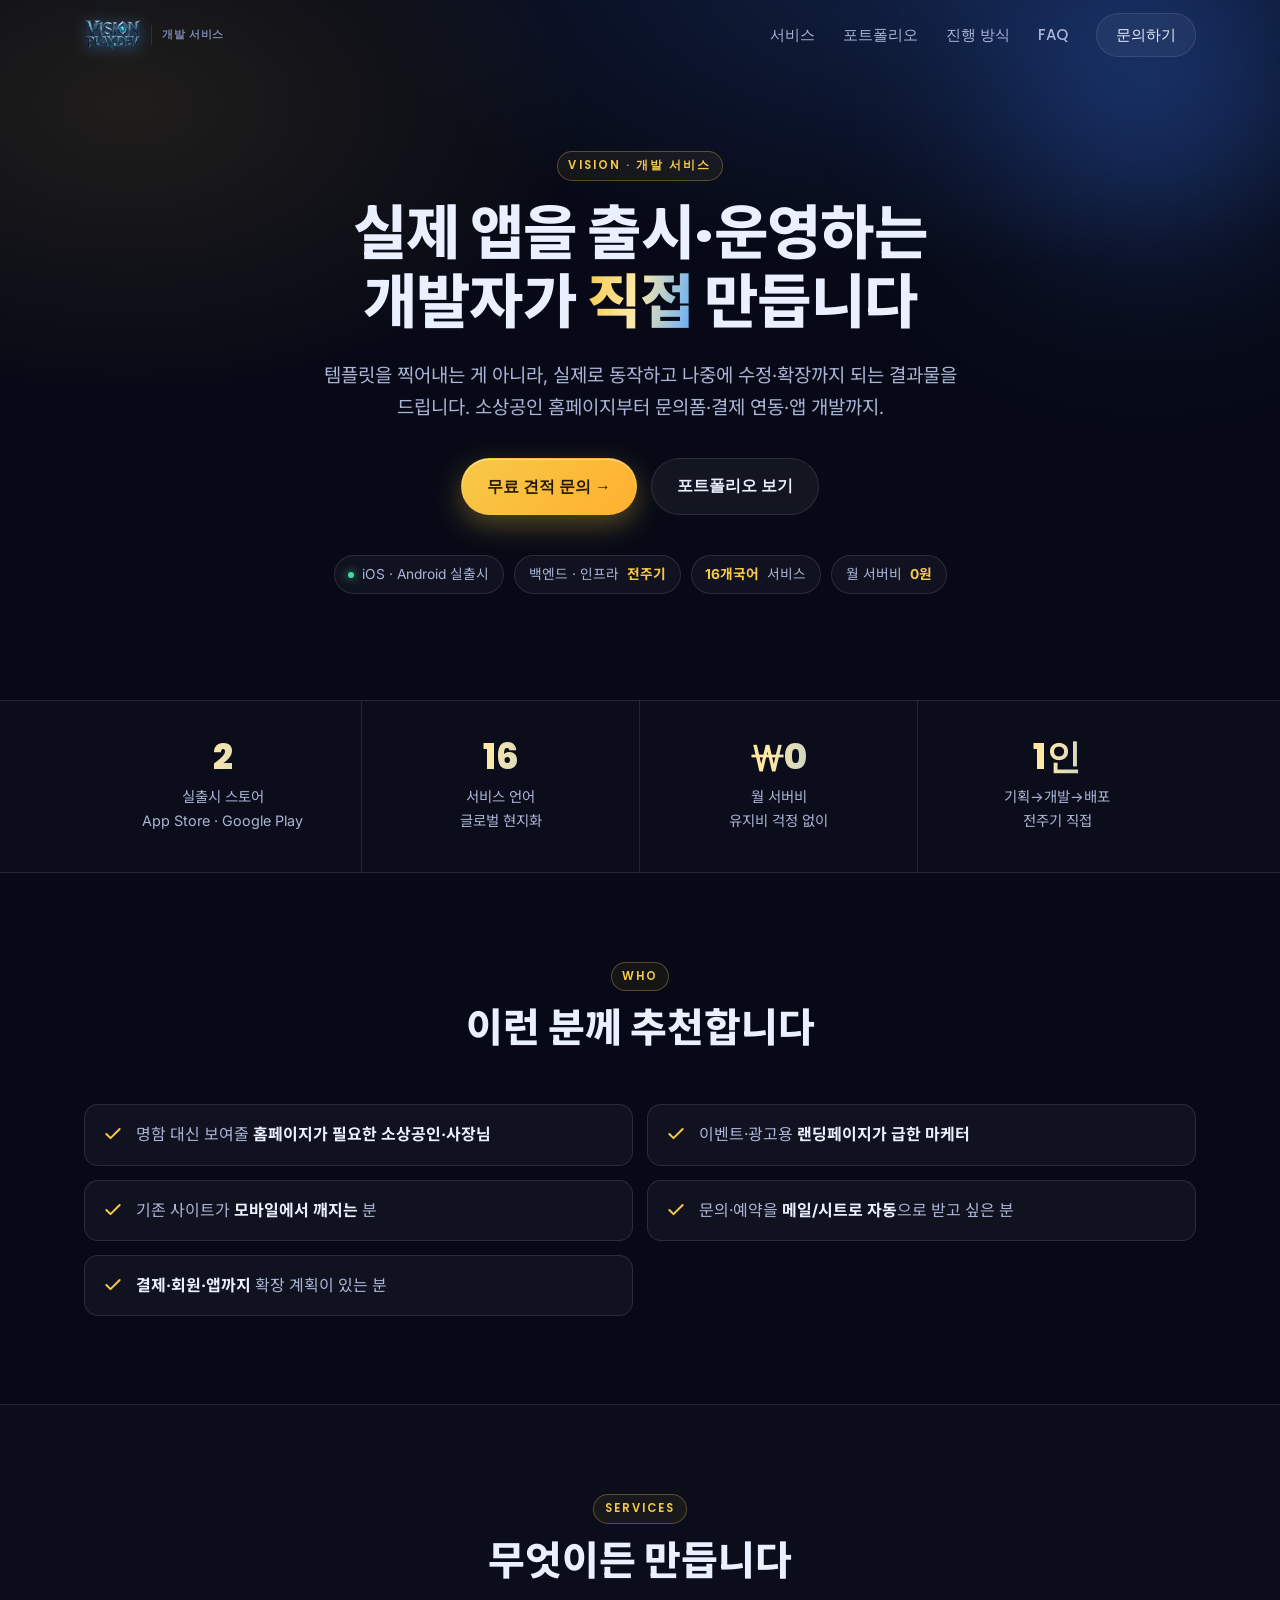
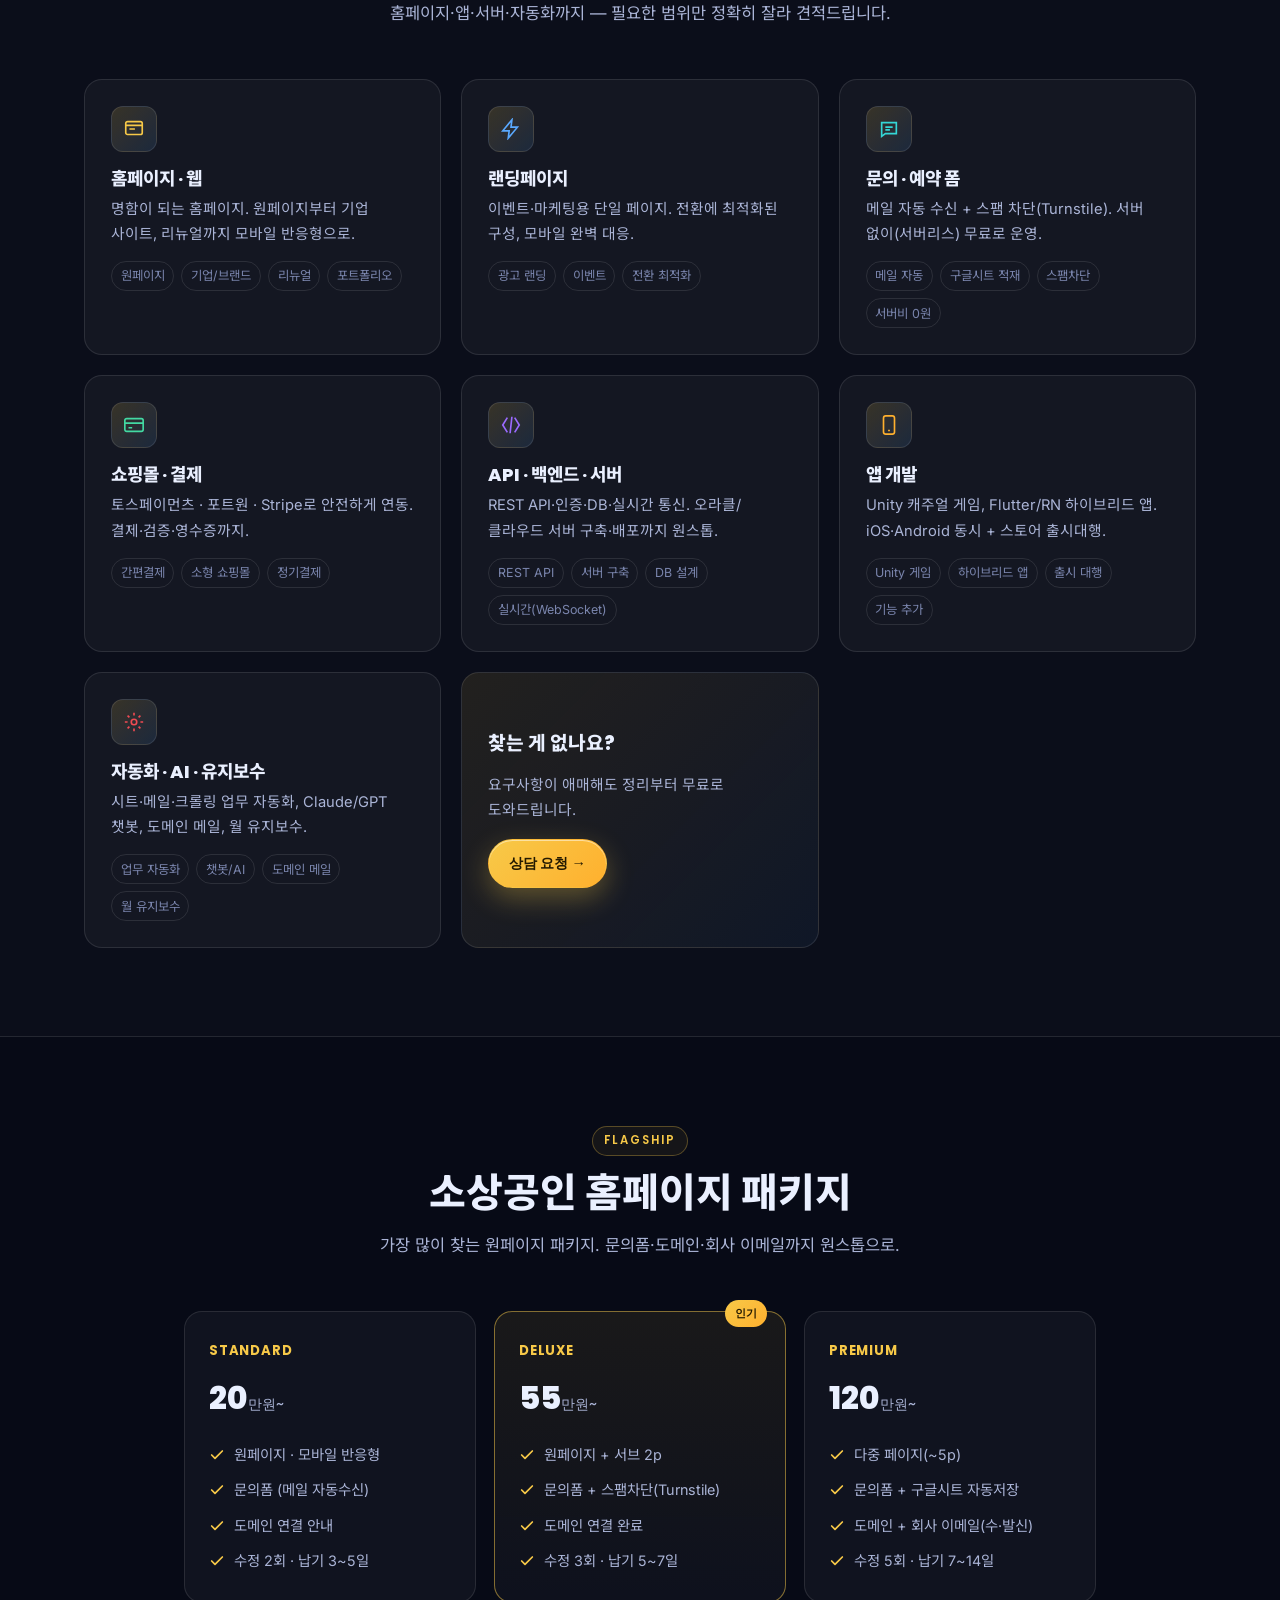
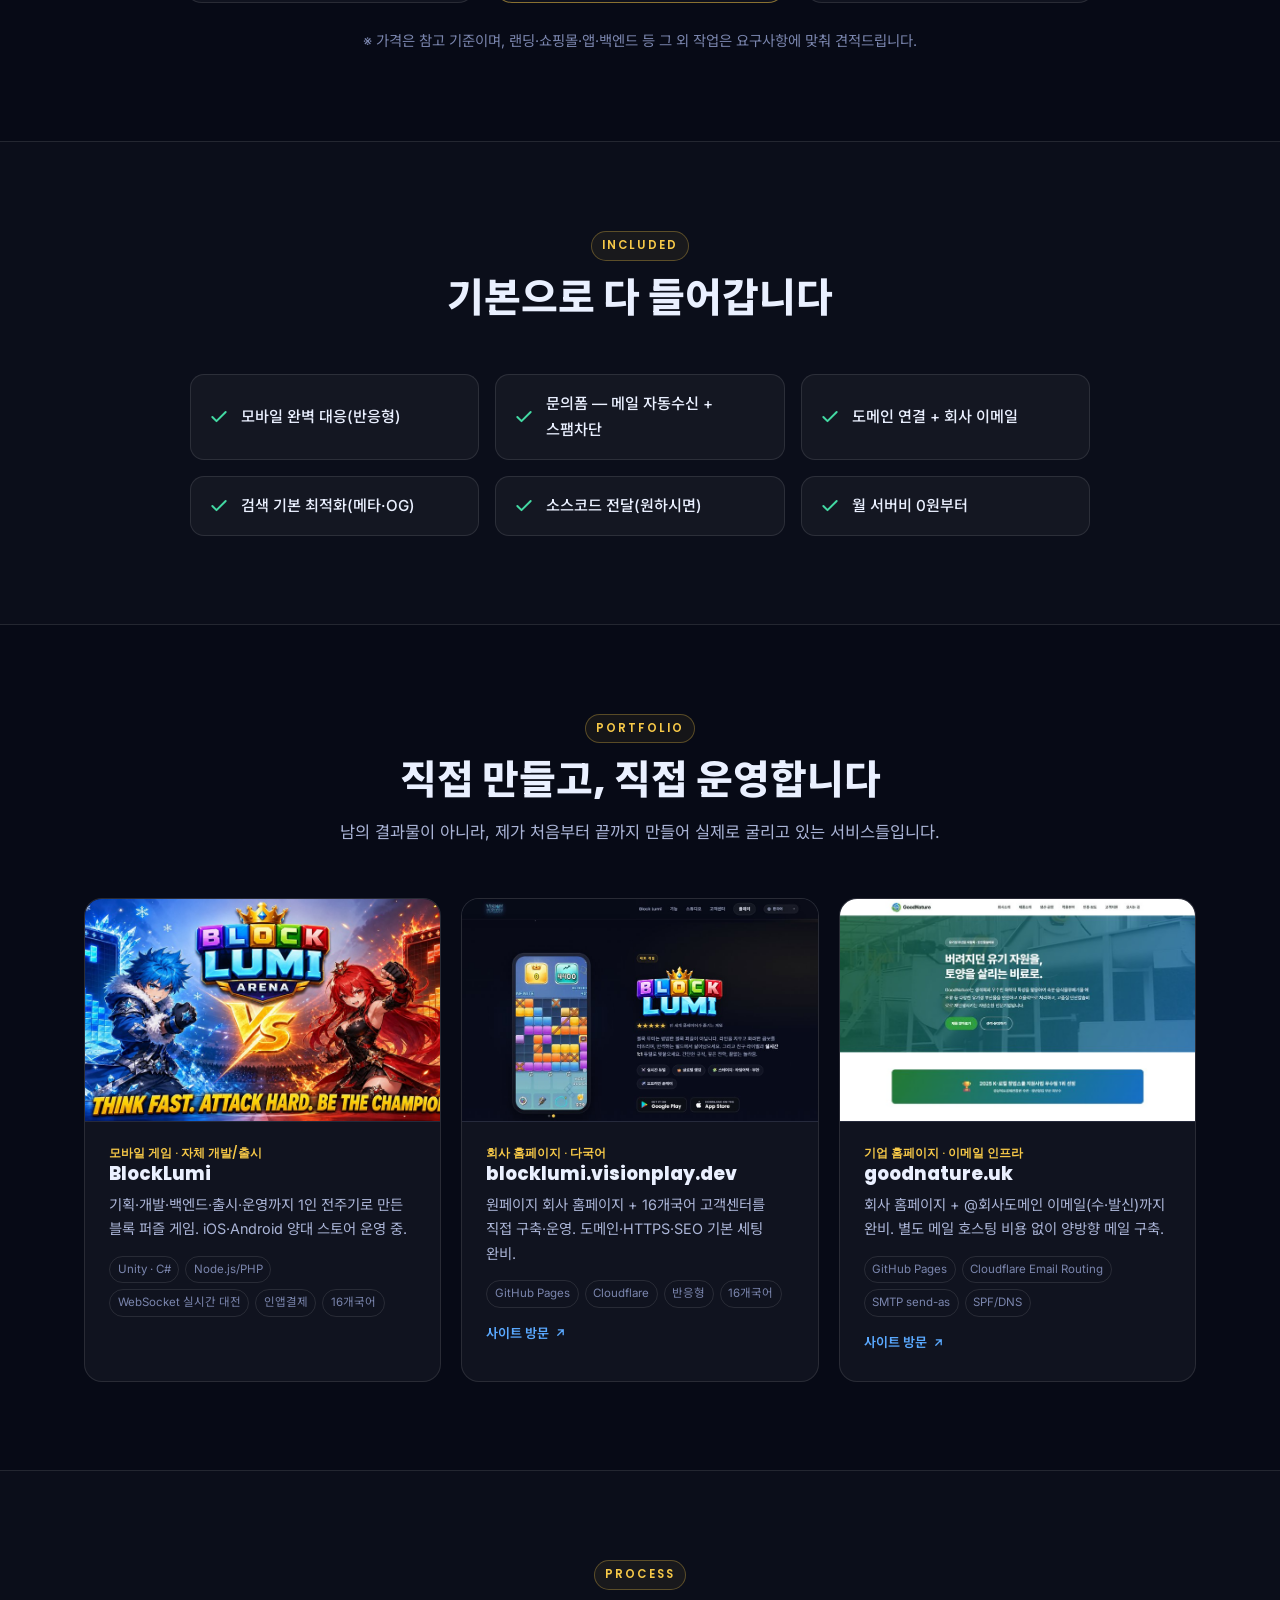
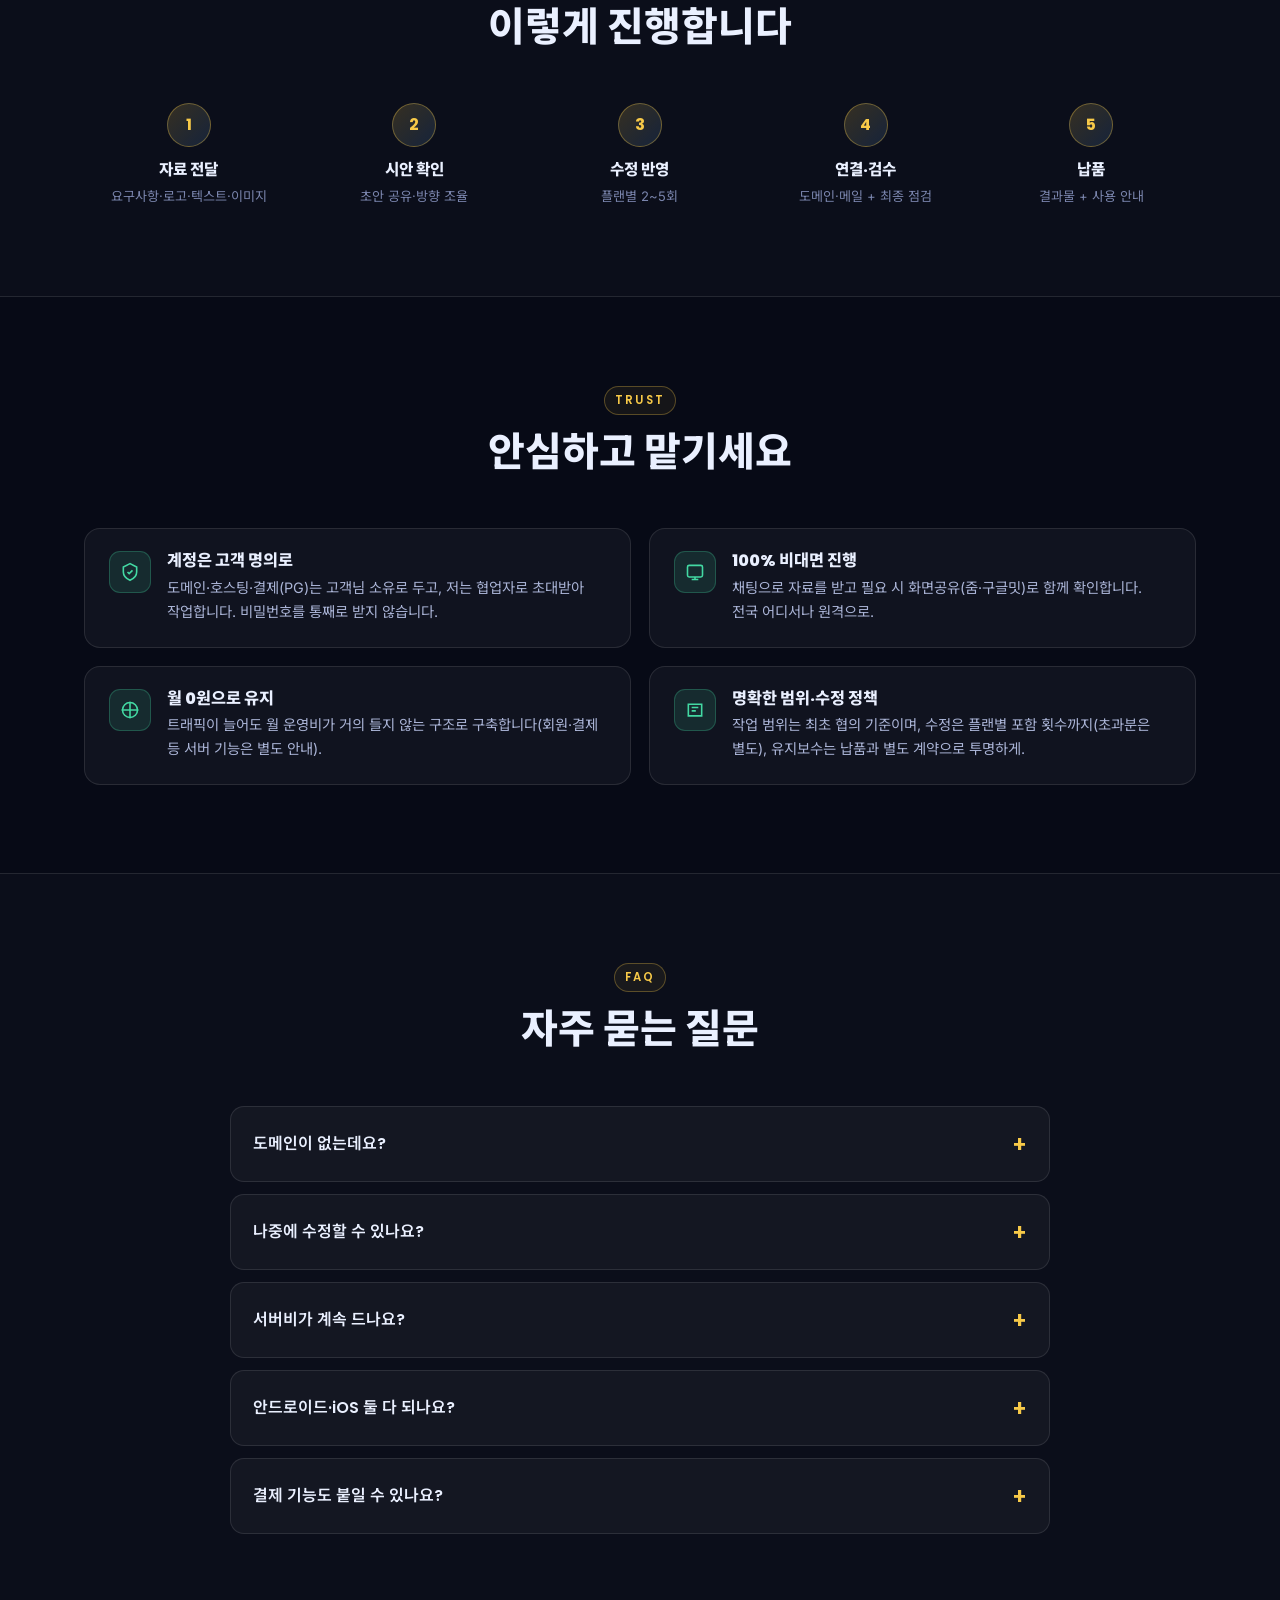
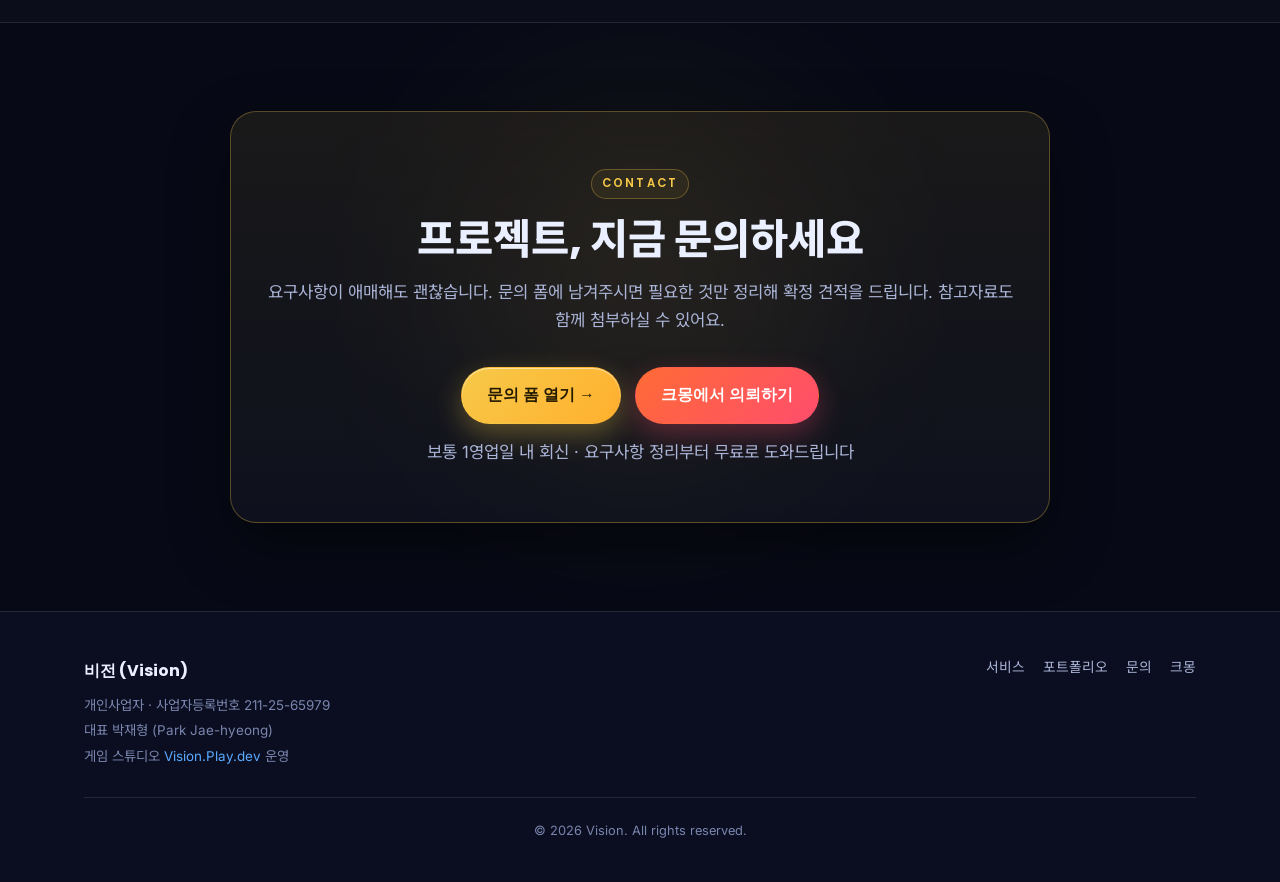
<file: index.html>
<!DOCTYPE html>
<html lang="ko">
<head>
  <meta charset="UTF-8" />
  <meta name="viewport" content="width=device-width, initial-scale=1.0" />
  <title>비전 개발 서비스 — 실출시 개발자의 홈페이지·앱·백엔드 제작</title>
  <meta name="description" content="실제 앱을 스토어에 출시·운영하는 개발자가 직접 만듭니다. 소상공인 홈페이지부터 문의폼·도메인메일·결제 연동·앱 개발까지. 월 서버비 0원부터." />
  <meta name="theme-color" content="#070a16" />
  <meta name="robots" content="index,follow" />
  <meta name="naver-site-verification" content="fec5bfcea91304d965911533e40ee361eb9c442e" />
  <link rel="icon" type="image/png" href="/assets/favicon.png?v=1" />
  <link rel="apple-touch-icon" href="/assets/favicon.png?v=1" />
  <link rel="canonical" href="https://visionplay.dev/" />

  <!-- Open Graph -->
  <meta property="og:type" content="website" />
  <meta property="og:locale" content="ko_KR" />
  <meta property="og:title" content="비전 개발 서비스 — 실출시 개발자의 홈페이지·앱·백엔드 제작" />
  <meta property="og:description" content="실제 앱을 스토어에 출시·운영하는 개발자가 직접 만듭니다. 홈페이지·문의폼·도메인메일·결제·앱까지." />
  <meta property="og:url" content="https://visionplay.dev/" />
  <meta property="og:image" content="https://visionplay.dev/assets/og.png?v=2" />
  <meta property="og:image:width" content="1200" />
  <meta property="og:image:height" content="630" />
  <meta name="twitter:card" content="summary_large_image" />
  <meta name="twitter:image" content="https://visionplay.dev/assets/og.png?v=2" />

  <!-- 구조화 데이터 (JSON-LD · Organization) -->
  <script type="application/ld+json">
  {
    "@context": "https://schema.org",
    "@type": "Organization",
    "name": "비전 (Vision)",
    "alternateName": "Vision.Play.dev",
    "url": "https://visionplay.dev/",
    "logo": "https://blocklumi.visionplay.dev/assets/vpd-logo.png",
    "image": "https://blocklumi.visionplay.dev/assets/app-icon.png",
    "description": "실제 앱을 스토어에 출시·운영하는 개발자가 소상공인 홈페이지·문의폼·도메인메일·결제 연동·앱·백엔드를 직접 제작합니다.",
    "founder": { "@type": "Person", "name": "박재형" },
    "knowsAbout": ["홈페이지 제작", "웹 개발", "앱 개발", "백엔드 개발", "결제 연동", "문의폼", "도메인 이메일"],
    "areaServed": "KR",
    "sameAs": ["https://kmong.com/@VisionPlayDev"]
  }
  </script>

  <link rel="preconnect" href="https://fonts.googleapis.com" />
  <link rel="preconnect" href="https://fonts.gstatic.com" crossorigin />
  <link href="https://fonts.googleapis.com/css2?family=Poppins:wght@500;600;700;800&family=Inter:wght@400;500;600;700&family=Noto+Sans+KR:wght@400;500;700;900&display=swap" rel="stylesheet" />
  <link rel="preconnect" href="https://script.google.com" />
  <link rel="preconnect" href="https://script.googleusercontent.com" />

  <link rel="stylesheet" href="/dev.css" />
</head>
<body>

  <!-- ================= HEADER ================= -->
  <header class="site-header" id="top">
    <div class="container nav-bar">
      <a class="brand" href="#top" aria-label="Vision 홈">
        <img src="/assets/vpd-logo.png" alt="Vision.Play.dev" />
        <span class="brand-tag">개발 서비스</span>
      </a>
      <nav class="nav-links" aria-label="주요">
        <a href="#services">서비스</a>
        <a href="#portfolio">포트폴리오</a>
        <a href="#process">진행 방식</a>
        <a href="#faq">FAQ</a>
        <a class="btn btn-ghost nav-cta" href="/contact/">문의하기</a>
      </nav>
      <button class="nav-toggle" aria-label="메뉴" aria-expanded="false"><span></span><span></span><span></span></button>
    </div>
    <nav class="mobile-menu" hidden aria-label="모바일">
      <a href="#services">서비스</a>
      <a href="#portfolio">포트폴리오</a>
      <a href="#process">진행 방식</a>
      <a href="#faq">FAQ</a>
      <a href="/contact/">문의하기</a>
    </nav>
  </header>

  <!-- ================= HERO ================= -->
  <section class="hero">
    <div class="hero-bg"></div>
    <div class="stars" id="stars"></div>
    <div class="aurora" style="width:420px;height:420px;background:radial-gradient(circle,var(--blue-2),transparent 70%);top:-120px;right:-80px"></div>
    <div class="container">
      <span class="eyebrow">VISION · 개발 서비스</span>
      <h1 style="margin-top:18px">실제 앱을 출시·운영하는 <br class="d-br">개발자가 <span class="grad-text">직접</span> 만듭니다</h1>
      <p class="hero-sub">템플릿을 찍어내는 게 아니라, 실제로 동작하고 나중에 수정·확장까지 되는 결과물을 드립니다. 소상공인 홈페이지부터 문의폼·결제 연동·앱 개발까지.</p>
      <div class="hero-cta">
        <a class="btn btn-primary" href="/contact/">무료 견적 문의 →</a>
        <a class="btn btn-ghost" href="#portfolio">포트폴리오 보기</a>
      </div>
      <ul class="hero-chips">
        <li><span class="dot"></span> iOS · Android 실출시</li>
        <li>백엔드 · 인프라 <b>전주기</b></li>
        <li><b>16개국어</b> 서비스</li>
        <li>월 서버비 <b>0원</b></li>
      </ul>
    </div>
  </section>

  <!-- ================= STATS ================= -->
  <section class="stats">
    <div class="container">
      <div class="stats-grid">
        <div class="stat"><div class="num grad-text">2</div><div class="lbl">실출시 스토어<br>App Store · Google Play</div></div>
        <div class="stat"><div class="num grad-text">16</div><div class="lbl">서비스 언어<br>글로벌 현지화</div></div>
        <div class="stat"><div class="num grad-text">₩0</div><div class="lbl">월 서버비<br>유지비 걱정 없이</div></div>
        <div class="stat"><div class="num grad-text">1인</div><div class="lbl">기획→개발→배포<br>전주기 직접</div></div>
      </div>
    </div>
  </section>

  <!-- ================= 추천 대상 ================= -->
  <section class="sec-pad">
    <div class="container">
      <div class="sec-head reveal">
        <span class="eyebrow">Who</span>
        <h2 style="margin-top:14px">이런 분께 추천합니다</h2>
      </div>
      <ul class="aud-list reveal">
        <li><svg width="20" height="20" viewBox="0 0 24 24" fill="none" stroke="#f7c948" stroke-width="2.4" stroke-linecap="round" stroke-linejoin="round"><path d="M20 6 9 17l-5-5"/></svg><span>명함 대신 보여줄 <b style="color:var(--ink)">홈페이지가 필요한 소상공인·사장님</b></span></li>
        <li><svg width="20" height="20" viewBox="0 0 24 24" fill="none" stroke="#f7c948" stroke-width="2.4" stroke-linecap="round" stroke-linejoin="round"><path d="M20 6 9 17l-5-5"/></svg><span>이벤트·광고용 <b style="color:var(--ink)">랜딩페이지가 급한 마케터</b></span></li>
        <li><svg width="20" height="20" viewBox="0 0 24 24" fill="none" stroke="#f7c948" stroke-width="2.4" stroke-linecap="round" stroke-linejoin="round"><path d="M20 6 9 17l-5-5"/></svg><span>기존 사이트가 <b style="color:var(--ink)">모바일에서 깨지는</b> 분</span></li>
        <li><svg width="20" height="20" viewBox="0 0 24 24" fill="none" stroke="#f7c948" stroke-width="2.4" stroke-linecap="round" stroke-linejoin="round"><path d="M20 6 9 17l-5-5"/></svg><span>문의·예약을 <b style="color:var(--ink)">메일/시트로 자동</b>으로 받고 싶은 분</span></li>
        <li><svg width="20" height="20" viewBox="0 0 24 24" fill="none" stroke="#f7c948" stroke-width="2.4" stroke-linecap="round" stroke-linejoin="round"><path d="M20 6 9 17l-5-5"/></svg><span><b style="color:var(--ink)">결제·회원·앱까지</b> 확장 계획이 있는 분</span></li>
      </ul>
    </div>
  </section>

  <!-- ================= 서비스 메뉴 ================= -->
  <section id="services" class="sec-pad" style="background:rgba(255,255,255,.015);border-top:1px solid var(--panel-brd);border-bottom:1px solid var(--panel-brd)">
    <div class="container">
      <div class="sec-head reveal">
        <span class="eyebrow">Services</span>
        <h2 style="margin-top:14px">무엇이든 만듭니다</h2>
        <p>홈페이지·앱·서버·자동화까지 — 필요한 범위만 정확히 잘라 견적드립니다.</p>
      </div>
      <div class="grid g-3">
        <div class="card svc-card reveal">
          <div class="svc-ico"><svg width="22" height="22" viewBox="0 0 24 24" fill="none" stroke="#f7c948" stroke-width="1.8"><rect x="3" y="4" width="18" height="14" rx="2"/><path d="M3 8h18M7 12h6"/></svg></div>
          <h3>홈페이지 · 웹</h3>
          <p>명함이 되는 홈페이지. 원페이지부터 기업 사이트, 리뉴얼까지 모바일 반응형으로.</p>
          <ul><li>원페이지</li><li>기업/브랜드</li><li>리뉴얼</li><li>포트폴리오</li></ul>
        </div>
        <div class="card svc-card reveal">
          <div class="svc-ico"><svg width="22" height="22" viewBox="0 0 24 24" fill="none" stroke="#5aa9ff" stroke-width="1.8"><path d="M13 2 3 14h7l-1 8 10-12h-7z"/></svg></div>
          <h3>랜딩페이지</h3>
          <p>이벤트·마케팅용 단일 페이지. 전환에 최적화된 구성, 모바일 완벽 대응.</p>
          <ul><li>광고 랜딩</li><li>이벤트</li><li>전환 최적화</li></ul>
        </div>
        <div class="card svc-card reveal">
          <div class="svc-ico"><svg width="22" height="22" viewBox="0 0 24 24" fill="none" stroke="#34d6d6" stroke-width="1.8"><path d="M4 5h16v12H8l-4 3z"/><path d="M8 10h8M8 13h5"/></svg></div>
          <h3>문의 · 예약 폼</h3>
          <p>메일 자동 수신 + 스팸 차단(Turnstile). 서버 없이(서버리스) 무료로 운영.</p>
          <ul><li>메일 자동</li><li>구글시트 적재</li><li>스팸차단</li><li>서버비 0원</li></ul>
        </div>
        <div class="card svc-card reveal">
          <div class="svc-ico"><svg width="22" height="22" viewBox="0 0 24 24" fill="none" stroke="#43d9a3" stroke-width="1.8"><rect x="2" y="5" width="20" height="14" rx="2"/><path d="M2 10h20M6 15h4"/></svg></div>
          <h3>쇼핑몰 · 결제</h3>
          <p>토스페이먼츠 · 포트원 · Stripe로 안전하게 연동. 결제·검증·영수증까지.</p>
          <ul><li>간편결제</li><li>소형 쇼핑몰</li><li>정기결제</li></ul>
        </div>
        <div class="card svc-card reveal">
          <div class="svc-ico"><svg width="22" height="22" viewBox="0 0 24 24" fill="none" stroke="#9b6bff" stroke-width="1.8"><path d="M8 4 3 12l5 8M16 4l5 8-5 8M13 3l-2 18"/></svg></div>
          <h3>API · 백엔드 · 서버</h3>
          <p>REST API·인증·DB·실시간 통신. 오라클/클라우드 서버 구축·배포까지 원스톱.</p>
          <ul><li>REST API</li><li>서버 구축</li><li>DB 설계</li><li>실시간(WebSocket)</li></ul>
        </div>
        <div class="card svc-card reveal">
          <div class="svc-ico"><svg width="22" height="22" viewBox="0 0 24 24" fill="none" stroke="#ffb02e" stroke-width="1.8"><rect x="6" y="2" width="12" height="20" rx="2.5"/><path d="M11 18h2"/></svg></div>
          <h3>앱 개발</h3>
          <p>Unity 캐주얼 게임, Flutter/RN 하이브리드 앱. iOS·Android 동시 + 스토어 출시대행.</p>
          <ul><li>Unity 게임</li><li>하이브리드 앱</li><li>출시 대행</li><li>기능 추가</li></ul>
        </div>
        <div class="card svc-card reveal">
          <div class="svc-ico"><svg width="22" height="22" viewBox="0 0 24 24" fill="none" stroke="#ef4a52" stroke-width="1.8"><circle cx="12" cy="12" r="3"/><path d="M12 2v3M12 19v3M2 12h3M19 12h3M5 5l2 2M17 17l2 2M19 5l-2 2M7 17l-2 2"/></svg></div>
          <h3>자동화 · AI · 유지보수</h3>
          <p>시트·메일·크롤링 업무 자동화, Claude/GPT 챗봇, 도메인 메일, 월 유지보수.</p>
          <ul><li>업무 자동화</li><li>챗봇/AI</li><li>도메인 메일</li><li>월 유지보수</li></ul>
        </div>
        <div class="card svc-card reveal" style="display:flex;flex-direction:column;justify-content:center;align-items:flex-start;background:linear-gradient(135deg,rgba(247,201,72,.1),rgba(90,169,255,.06))">
          <h3 style="font-size:1.2rem">찾는 게 없나요?</h3>
          <p style="margin:10px 0 16px">요구사항이 애매해도 정리부터 무료로 도와드립니다.</p>
          <a class="btn btn-primary" href="/contact/" style="font-size:.9rem;padding:.75em 1.4em">상담 요청 →</a>
        </div>
      </div>
    </div>
  </section>

  <!-- ================= 주력 패키지 (가격) ================= -->
  <section class="sec-pad">
    <div class="container pkg-wrap">
      <div class="sec-head reveal">
        <span class="eyebrow">Flagship</span>
        <h2 style="margin-top:14px">소상공인 홈페이지 패키지</h2>
        <p>가장 많이 찾는 원페이지 패키지. 문의폼·도메인·회사 이메일까지 원스톱으로.</p>
      </div>
      <div class="pkg-grid reveal">
        <div class="pkg">
          <div class="tier">Standard</div>
          <div class="price">20<small>만원~</small></div>
          <ul>
            <li><svg width="16" height="16" viewBox="0 0 24 24" fill="none" stroke="#f7c948" stroke-width="2.6" stroke-linecap="round" stroke-linejoin="round"><path d="M20 6 9 17l-5-5"/></svg>원페이지 · 모바일 반응형</li>
            <li><svg width="16" height="16" viewBox="0 0 24 24" fill="none" stroke="#f7c948" stroke-width="2.6" stroke-linecap="round" stroke-linejoin="round"><path d="M20 6 9 17l-5-5"/></svg>문의폼 (메일 자동수신)</li>
            <li><svg width="16" height="16" viewBox="0 0 24 24" fill="none" stroke="#f7c948" stroke-width="2.6" stroke-linecap="round" stroke-linejoin="round"><path d="M20 6 9 17l-5-5"/></svg>도메인 연결 안내</li>
            <li><svg width="16" height="16" viewBox="0 0 24 24" fill="none" stroke="#f7c948" stroke-width="2.6" stroke-linecap="round" stroke-linejoin="round"><path d="M20 6 9 17l-5-5"/></svg>수정 2회 · 납기 3~5일</li>
          </ul>
        </div>
        <div class="pkg feat">
          <div class="badge">인기</div>
          <div class="tier">Deluxe</div>
          <div class="price">55<small>만원~</small></div>
          <ul>
            <li><svg width="16" height="16" viewBox="0 0 24 24" fill="none" stroke="#f7c948" stroke-width="2.6" stroke-linecap="round" stroke-linejoin="round"><path d="M20 6 9 17l-5-5"/></svg>원페이지 + 서브 2p</li>
            <li><svg width="16" height="16" viewBox="0 0 24 24" fill="none" stroke="#f7c948" stroke-width="2.6" stroke-linecap="round" stroke-linejoin="round"><path d="M20 6 9 17l-5-5"/></svg>문의폼 + 스팸차단(Turnstile)</li>
            <li><svg width="16" height="16" viewBox="0 0 24 24" fill="none" stroke="#f7c948" stroke-width="2.6" stroke-linecap="round" stroke-linejoin="round"><path d="M20 6 9 17l-5-5"/></svg>도메인 연결 완료</li>
            <li><svg width="16" height="16" viewBox="0 0 24 24" fill="none" stroke="#f7c948" stroke-width="2.6" stroke-linecap="round" stroke-linejoin="round"><path d="M20 6 9 17l-5-5"/></svg>수정 3회 · 납기 5~7일</li>
          </ul>
        </div>
        <div class="pkg">
          <div class="tier">Premium</div>
          <div class="price">120<small>만원~</small></div>
          <ul>
            <li><svg width="16" height="16" viewBox="0 0 24 24" fill="none" stroke="#f7c948" stroke-width="2.6" stroke-linecap="round" stroke-linejoin="round"><path d="M20 6 9 17l-5-5"/></svg>다중 페이지(~5p)</li>
            <li><svg width="16" height="16" viewBox="0 0 24 24" fill="none" stroke="#f7c948" stroke-width="2.6" stroke-linecap="round" stroke-linejoin="round"><path d="M20 6 9 17l-5-5"/></svg>문의폼 + 구글시트 자동저장</li>
            <li><svg width="16" height="16" viewBox="0 0 24 24" fill="none" stroke="#f7c948" stroke-width="2.6" stroke-linecap="round" stroke-linejoin="round"><path d="M20 6 9 17l-5-5"/></svg>도메인 + 회사 이메일(수·발신)</li>
            <li><svg width="16" height="16" viewBox="0 0 24 24" fill="none" stroke="#f7c948" stroke-width="2.6" stroke-linecap="round" stroke-linejoin="round"><path d="M20 6 9 17l-5-5"/></svg>수정 5회 · 납기 7~14일</li>
          </ul>
        </div>
      </div>
      <p class="pkg-note">※ 가격은 참고 기준이며, 랜딩·쇼핑몰·앱·백엔드 등 그 외 작업은 요구사항에 맞춰 견적드립니다.</p>
    </div>
  </section>

  <!-- ================= 제공 내용 ================= -->
  <section class="sec-pad" style="background:rgba(255,255,255,.015);border-top:1px solid var(--panel-brd);border-bottom:1px solid var(--panel-brd)">
    <div class="container">
      <div class="sec-head reveal">
        <span class="eyebrow">Included</span>
        <h2 style="margin-top:14px">기본으로 다 들어갑니다</h2>
      </div>
      <div class="incl reveal">
        <div><svg width="20" height="20" viewBox="0 0 24 24" fill="none" stroke="#43d9a3" stroke-width="2.4" stroke-linecap="round" stroke-linejoin="round"><path d="M20 6 9 17l-5-5"/></svg>모바일 완벽 대응(반응형)</div>
        <div><svg width="20" height="20" viewBox="0 0 24 24" fill="none" stroke="#43d9a3" stroke-width="2.4" stroke-linecap="round" stroke-linejoin="round"><path d="M20 6 9 17l-5-5"/></svg>문의폼 — 메일 자동수신 + 스팸차단</div>
        <div><svg width="20" height="20" viewBox="0 0 24 24" fill="none" stroke="#43d9a3" stroke-width="2.4" stroke-linecap="round" stroke-linejoin="round"><path d="M20 6 9 17l-5-5"/></svg>도메인 연결 + 회사 이메일</div>
        <div><svg width="20" height="20" viewBox="0 0 24 24" fill="none" stroke="#43d9a3" stroke-width="2.4" stroke-linecap="round" stroke-linejoin="round"><path d="M20 6 9 17l-5-5"/></svg>검색 기본 최적화(메타·OG)</div>
        <div><svg width="20" height="20" viewBox="0 0 24 24" fill="none" stroke="#43d9a3" stroke-width="2.4" stroke-linecap="round" stroke-linejoin="round"><path d="M20 6 9 17l-5-5"/></svg>소스코드 전달(원하시면)</div>
        <div><svg width="20" height="20" viewBox="0 0 24 24" fill="none" stroke="#43d9a3" stroke-width="2.4" stroke-linecap="round" stroke-linejoin="round"><path d="M20 6 9 17l-5-5"/></svg>월 서버비 0원부터</div>
      </div>
    </div>
  </section>

  <!-- ================= 포트폴리오 ================= -->
  <section id="portfolio" class="sec-pad">
    <div class="container">
      <div class="sec-head reveal">
        <span class="eyebrow">Portfolio</span>
        <h2 style="margin-top:14px">직접 만들고, 직접 운영합니다</h2>
        <p>남의 결과물이 아니라, 제가 처음부터 끝까지 만들어 실제로 굴리고 있는 서비스들입니다.</p>
      </div>
      <div class="grid g-3">
        <article class="card pf-card reveal">
          <div class="pf-thumb"><img src="/assets/arena-banner.jpg" alt="BlockLumi 모바일 퍼즐 게임" loading="lazy" /></div>
          <div class="pf-body">
            <div class="pf-tag">모바일 게임 · 자체 개발/출시</div>
            <h3>BlockLumi</h3>
            <p class="pf-desc">기획·개발·백엔드·출시·운영까지 1인 전주기로 만든 블록 퍼즐 게임. iOS·Android 양대 스토어 운영 중.</p>
            <div class="pf-tech"><span>Unity · C#</span><span>Node.js/PHP</span><span>WebSocket 실시간 대전</span><span>인앱결제</span><span>16개국어</span></div>
          </div>
        </article>
        <article class="card pf-card reveal">
          <div class="pf-thumb"><img src="/assets/pf-visionplaydev.jpg" alt="blocklumi.visionplay.dev 회사 홈페이지" loading="lazy" /></div>
          <div class="pf-body">
            <div class="pf-tag">회사 홈페이지 · 다국어</div>
            <h3>blocklumi.visionplay.dev</h3>
            <p class="pf-desc">원페이지 회사 홈페이지 + 16개국어 고객센터를 직접 구축·운영. 도메인·HTTPS·SEO 기본 세팅 완비.</p>
            <div class="pf-tech"><span>GitHub Pages</span><span>Cloudflare</span><span>반응형</span><span>16개국어</span></div>
            <a class="pf-link" href="https://blocklumi.visionplay.dev/" target="_blank" rel="noopener">사이트 방문 <svg width="13" height="13" viewBox="0 0 24 24" fill="none" stroke="currentColor" stroke-width="2.4" stroke-linecap="round" stroke-linejoin="round"><path d="M7 17 17 7M8 7h9v9"/></svg></a>
          </div>
        </article>
        <article class="card pf-card reveal">
          <div class="pf-thumb"><img src="/assets/pf-goodnature.jpg" alt="goodnature.uk 기업 홈페이지" loading="lazy" /></div>
          <div class="pf-body">
            <div class="pf-tag">기업 홈페이지 · 이메일 인프라</div>
            <h3>goodnature.uk</h3>
            <p class="pf-desc">회사 홈페이지 + @회사도메인 이메일(수·발신)까지 완비. 별도 메일 호스팅 비용 없이 양방향 메일 구축.</p>
            <div class="pf-tech"><span>GitHub Pages</span><span>Cloudflare Email Routing</span><span>SMTP send-as</span><span>SPF/DNS</span></div>
            <a class="pf-link" href="https://goodnature.uk/" target="_blank" rel="noopener">사이트 방문 <svg width="13" height="13" viewBox="0 0 24 24" fill="none" stroke="currentColor" stroke-width="2.4" stroke-linecap="round" stroke-linejoin="round"><path d="M7 17 17 7M8 7h9v9"/></svg></a>
          </div>
        </article>
      </div>
    </div>
  </section>

  <!-- ================= 진행 과정 ================= -->
  <section id="process" class="sec-pad" style="background:rgba(255,255,255,.015);border-top:1px solid var(--panel-brd);border-bottom:1px solid var(--panel-brd)">
    <div class="container">
      <div class="sec-head reveal">
        <span class="eyebrow">Process</span>
        <h2 style="margin-top:14px">이렇게 진행합니다</h2>
      </div>
      <div class="steps reveal">
        <div class="step"><div class="n">1</div><h4>자료 전달</h4><p>요구사항·로고·텍스트·이미지</p></div>
        <div class="step"><div class="n">2</div><h4>시안 확인</h4><p>초안 공유·방향 조율</p></div>
        <div class="step"><div class="n">3</div><h4>수정 반영</h4><p>플랜별 2~5회</p></div>
        <div class="step"><div class="n">4</div><h4>연결·검수</h4><p>도메인·메일 + 최종 점검</p></div>
        <div class="step"><div class="n">5</div><h4>납품</h4><p>결과물 + 사용 안내</p></div>
      </div>
    </div>
  </section>

  <!-- ================= 작업 방식 / 안심 ================= -->
  <section class="sec-pad">
    <div class="container">
      <div class="sec-head reveal">
        <span class="eyebrow">Trust</span>
        <h2 style="margin-top:14px">안심하고 맡기세요</h2>
      </div>
      <div class="trust-grid reveal">
        <div class="trust">
          <div class="t-ico"><svg width="20" height="20" viewBox="0 0 24 24" fill="none" stroke="#43d9a3" stroke-width="1.9"><path d="M12 2 4 6v6c0 5 3.5 8 8 10 4.5-2 8-5 8-10V6z"/><path d="M9 12l2 2 4-4"/></svg></div>
          <div><h4>계정은 고객 명의로</h4><p>도메인·호스팅·결제(PG)는 고객님 소유로 두고, 저는 협업자로 초대받아 작업합니다. 비밀번호를 통째로 받지 않습니다.</p></div>
        </div>
        <div class="trust">
          <div class="t-ico"><svg width="20" height="20" viewBox="0 0 24 24" fill="none" stroke="#43d9a3" stroke-width="1.9"><rect x="3" y="4" width="18" height="14" rx="2"/><path d="M8 21h8M12 18v3"/></svg></div>
          <div><h4>100% 비대면 진행</h4><p>채팅으로 자료를 받고 필요 시 화면공유(줌·구글밋)로 함께 확인합니다. 전국 어디서나 원격으로.</p></div>
        </div>
        <div class="trust">
          <div class="t-ico"><svg width="20" height="20" viewBox="0 0 24 24" fill="none" stroke="#43d9a3" stroke-width="1.9"><path d="M12 2v20M2 12h20"/><circle cx="12" cy="12" r="9"/></svg></div>
          <div><h4>월 0원으로 유지</h4><p>트래픽이 늘어도 월 운영비가 거의 들지 않는 구조로 구축합니다(회원·결제 등 서버 기능은 별도 안내).</p></div>
        </div>
        <div class="trust">
          <div class="t-ico"><svg width="20" height="20" viewBox="0 0 24 24" fill="none" stroke="#43d9a3" stroke-width="1.9"><path d="M4 5h16v14H4z"/><path d="M8 9h8M8 13h5"/></svg></div>
          <div><h4>명확한 범위·수정 정책</h4><p>작업 범위는 최초 협의 기준이며, 수정은 플랜별 포함 횟수까지(초과분은 별도), 유지보수는 납품과 별도 계약으로 투명하게.</p></div>
        </div>
      </div>
    </div>
  </section>

  <!-- ================= FAQ ================= -->
  <section id="faq" class="sec-pad" style="background:rgba(255,255,255,.015);border-top:1px solid var(--panel-brd);border-bottom:1px solid var(--panel-brd)">
    <div class="container">
      <div class="sec-head reveal">
        <span class="eyebrow">FAQ</span>
        <h2 style="margin-top:14px">자주 묻는 질문</h2>
      </div>
      <div class="faq reveal">
        <details><summary>도메인이 없는데요?</summary><p>구매 안내부터 연결까지 도와드립니다. 도메인은 고객님 명의로 소액(연 1~2만원)이면 되고, 원가에 가까운 등록처를 안내해 드립니다.</p></details>
        <details><summary>나중에 수정할 수 있나요?</summary><p>가능합니다. 원하시면 소스코드를 전달해 드리고, 이후 변경은 유지보수 플랜으로도 대응합니다.</p></details>
        <details><summary>서버비가 계속 드나요?</summary><p>기본 홈페이지는 월 0원입니다. 회원·결제·게시판처럼 서버가 필요한 기능이 붙으면 그 부분만 별도로 안내드립니다.</p></details>
        <details><summary>안드로이드·iOS 둘 다 되나요?</summary><p>네. Flutter/React Native 크로스플랫폼으로 코드 하나에서 양쪽을 함께 빌드합니다. 네이티브로 각각 만드는 것보다 비용·기간이 절감됩니다.</p></details>
        <details><summary>결제 기능도 붙일 수 있나요?</summary><p>토스페이먼츠·포트원·Stripe 등 검증된 PG로 안전하게 연동합니다. 실제 PG 계약은 고객님 명의로 진행하시면 연동·검증은 제가 담당합니다.</p></details>
      </div>
    </div>
  </section>

  <!-- ================= 문의 CTA (short) ================= -->
  <section id="contact" class="contact sec-pad">
    <div class="aurora" style="width:520px;height:520px;background:radial-gradient(circle,rgba(247,201,72,.22),transparent 70%);left:50%;top:0;transform:translateX(-50%)"></div>
    <div class="container">
      <div class="contact-card reveal">
        <span class="eyebrow">Contact</span>
        <h2 style="margin-top:16px">프로젝트, 지금 문의하세요</h2>
        <p>요구사항이 애매해도 괜찮습니다. 문의 폼에 남겨주시면 필요한 것만 정리해 확정 견적을 드립니다. 참고자료도 함께 첨부하실 수 있어요.</p>
        <div class="contact-cta">
          <a class="btn btn-primary" href="/contact/">문의 폼 열기 →</a>
          <a class="btn btn-kmong" href="https://kmong.com/@VisionPlayDev" target="_blank" rel="noopener">크몽에서 의뢰하기</a>
        </div>
        <p class="contact-sub">보통 1영업일 내 회신 · 요구사항 정리부터 무료로 도와드립니다</p>
      </div>
    </div>
  </section>

  <!-- ================= FOOTER ================= -->
  <footer class="site-footer">
    <div class="container">
      <div class="foot-grid">
        <div class="foot-biz">
          <span class="bz-name">비전 (Vision)</span>
          개인사업자 · 사업자등록번호 211-25-65979<br>
          대표 박재형 (Park Jae-hyeong)<br>
          게임 스튜디오 <a href="https://blocklumi.visionplay.dev/" target="_blank" rel="noopener">Vision.Play.dev</a> 운영
        </div>
        <div class="foot-links">
          <a href="#services">서비스</a>
          <a href="#portfolio">포트폴리오</a>
          <a href="/contact/">문의</a>
          <a href="https://kmong.com/@VisionPlayDev" target="_blank" rel="noopener">크몽</a>
        </div>
      </div>
      <div class="foot-copy">© 2026 Vision. All rights reserved.</div>
    </div>
  </footer>

  <script src="/dev.js"></script>

  <!-- 시트-CMS 팝업 데모 (구글시트 '설정' 탭으로 관리) -->
  <script>window.POPUP_CMS_URL='https://script.google.com/macros/s/AKfycbynr-1gxAlMALI7JBzzuoeRo1yzXWOlItXWUu-nw0VmFmGQImgWIJ8XqFjp1HZafDs9Jw/exec';</script>
  <script src="/popup-cms.js?v=7"></script>
</body>
</html>
</file>
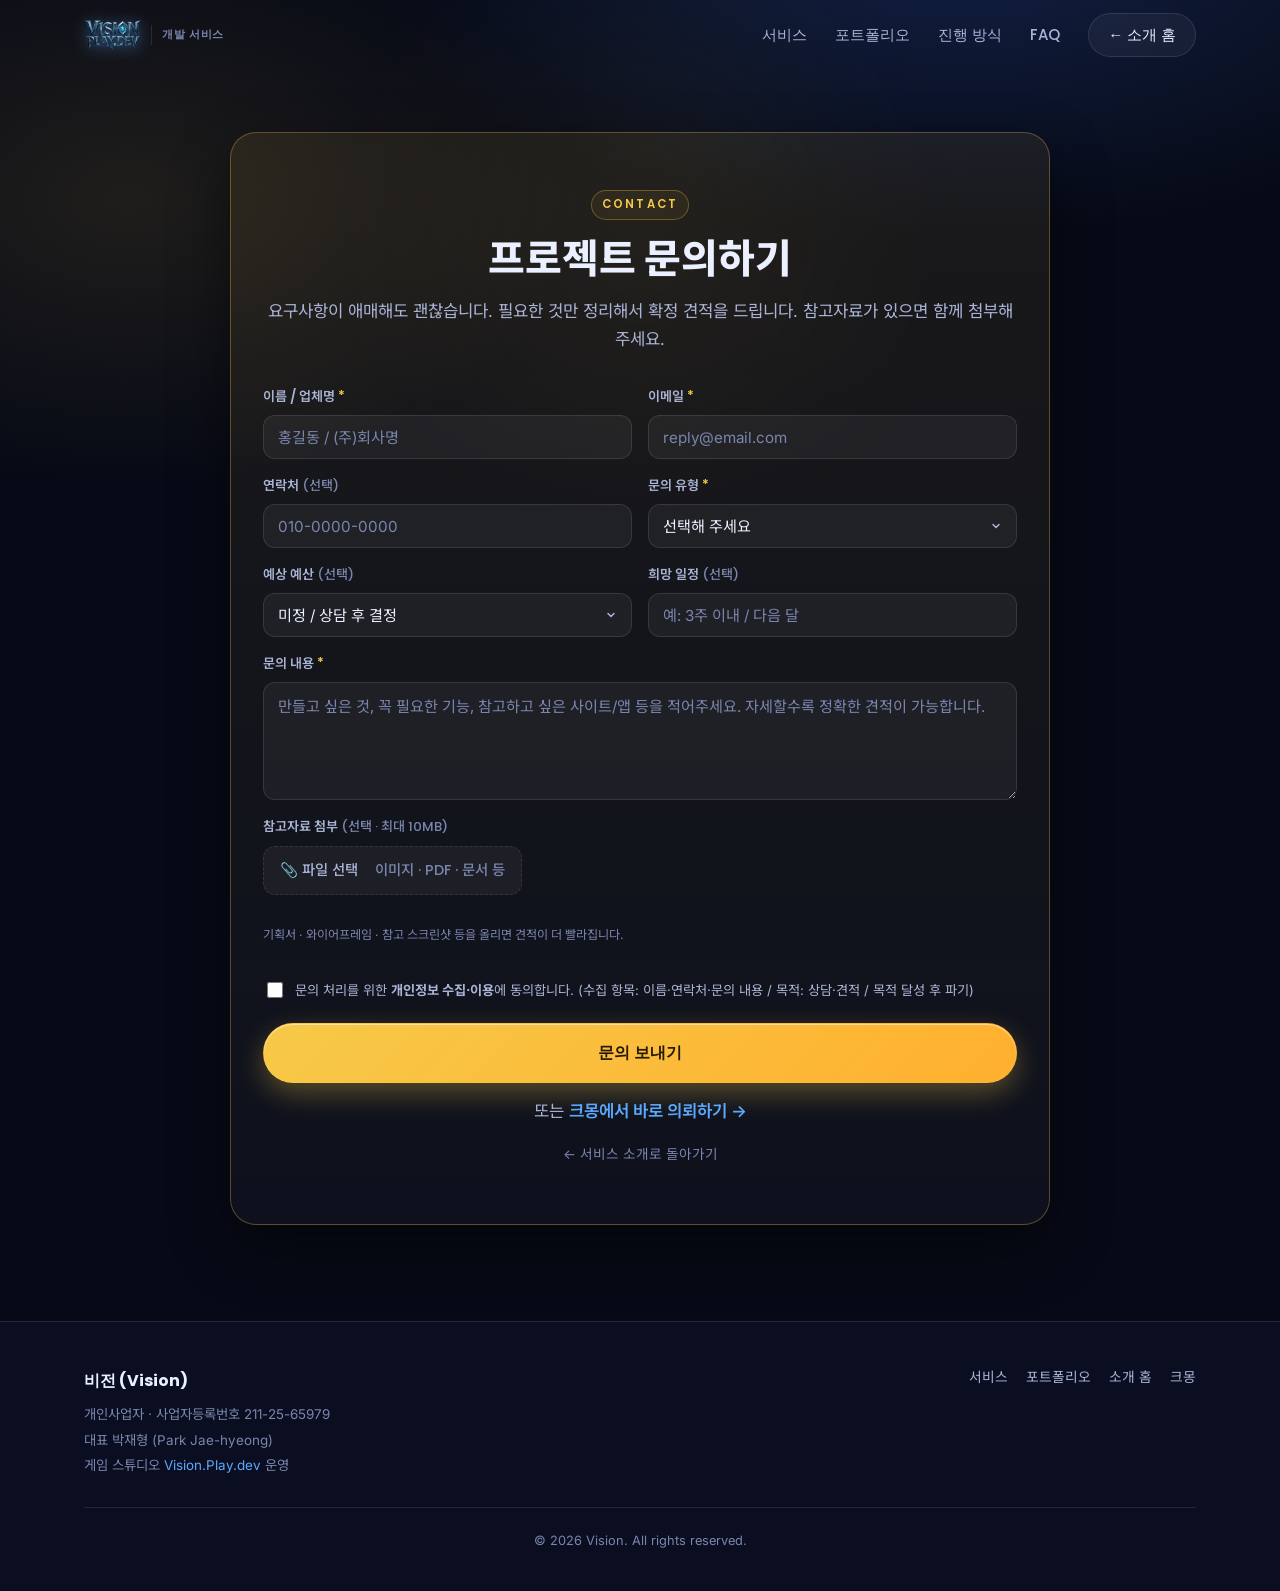
<file: contact/index.html>
<!DOCTYPE html>
<html lang="ko">
<head>
  <meta charset="UTF-8" />
  <meta name="viewport" content="width=device-width, initial-scale=1.0" />
  <title>프로젝트 문의하기 — 비전 개발 서비스</title>
  <meta name="description" content="홈페이지·앱·백엔드 개발 문의. 요구사항이 애매해도 정리부터 도와드립니다. 참고자료 첨부 가능, 보통 1영업일 내 회신." />
  <meta name="theme-color" content="#070a16" />
  <meta name="robots" content="noindex,follow" />
  <link rel="icon" type="image/png" href="/assets/favicon.png?v=1" />
  <link rel="apple-touch-icon" href="/assets/favicon.png?v=1" />
  <link rel="canonical" href="https://visionplay.dev/contact/" />

  <meta property="og:type" content="website" />
  <meta property="og:locale" content="ko_KR" />
  <meta property="og:title" content="프로젝트 문의하기 — 비전 개발 서비스" />
  <meta property="og:description" content="홈페이지·앱·백엔드 개발 문의. 참고자료 첨부 가능, 보통 1영업일 내 회신." />
  <meta property="og:url" content="https://visionplay.dev/contact/" />
  <meta property="og:image" content="https://visionplay.dev/assets/og.png?v=2" />
  <meta property="og:image:width" content="1200" />
  <meta property="og:image:height" content="630" />
  <meta name="twitter:card" content="summary_large_image" />
  <meta name="twitter:image" content="https://visionplay.dev/assets/og.png?v=2" />

  <link rel="preconnect" href="https://fonts.googleapis.com" />
  <link rel="preconnect" href="https://fonts.gstatic.com" crossorigin />
  <link href="https://fonts.googleapis.com/css2?family=Poppins:wght@500;600;700;800&family=Inter:wght@400;500;600;700&family=Noto+Sans+KR:wght@400;500;700;900&display=swap" rel="stylesheet" />
  <script src="https://challenges.cloudflare.com/turnstile/v0/api.js" async defer></script>

  <link rel="stylesheet" href="/dev.css" />
</head>
<body>

  <!-- ================= HEADER ================= -->
  <header class="site-header" id="top">
    <div class="container nav-bar">
      <a class="brand" href="/" aria-label="비전 개발 서비스 홈">
        <img src="/assets/vpd-logo.png" alt="Vision.Play.dev" />
        <span class="brand-tag">개발 서비스</span>
      </a>
      <nav class="nav-links" aria-label="주요">
        <a href="/#services">서비스</a>
        <a href="/#portfolio">포트폴리오</a>
        <a href="/#process">진행 방식</a>
        <a href="/#faq">FAQ</a>
        <a class="btn btn-ghost nav-cta" href="/">← 소개 홈</a>
      </nav>
      <button class="nav-toggle" aria-label="메뉴" aria-expanded="false"><span></span><span></span><span></span></button>
    </div>
    <nav class="mobile-menu" hidden aria-label="모바일">
      <a href="/#services">서비스</a>
      <a href="/#portfolio">포트폴리오</a>
      <a href="/#process">진행 방식</a>
      <a href="/#faq">FAQ</a>
      <a href="/">← 소개 홈</a>
    </nav>
  </header>

  <!-- ================= 문의 폼 ================= -->
  <section class="contact" style="padding:132px 0 96px">
    <div class="hero-bg"></div>
    <div class="stars" id="stars"></div>
    <div class="aurora" style="width:520px;height:520px;background:radial-gradient(circle,rgba(247,201,72,.16),transparent 70%);left:50%;top:-40px;transform:translateX(-50%)"></div>
    <div class="container">
      <div class="contact-card">
        <span class="eyebrow" id="cEye">Contact</span>
        <h1 id="cTitle" style="font-size:clamp(1.6rem,5.2vw,2.5rem);margin-top:16px">프로젝트 문의하기</h1>
        <p id="cIntro">요구사항이 애매해도 괜찮습니다. 필요한 것만 정리해서 확정 견적을 드립니다. 참고자료가 있으면 함께 첨부해 주세요.</p>

        <form class="cform" id="devForm" novalidate>
          <div class="cform-grid">
            <div class="field">
              <label for="f-name">이름 / 업체명 <span class="req">*</span></label>
              <input id="f-name" name="name" type="text" required placeholder="홍길동 / (주)회사명" autocomplete="name" />
            </div>
            <div class="field">
              <label for="f-email">이메일 <span class="req">*</span></label>
              <input id="f-email" name="email" type="email" required placeholder="reply@email.com" autocomplete="email" />
            </div>
            <div class="field">
              <label for="f-phone">연락처 <span class="opt">(선택)</span></label>
              <input id="f-phone" name="phone" type="tel" placeholder="010-0000-0000" autocomplete="tel" />
            </div>
            <div class="field">
              <label for="f-type">문의 유형 <span class="req">*</span></label>
              <select id="f-type" name="type" required>
                <option value="" disabled selected>선택해 주세요</option>
                <option>홈페이지 · 웹</option>
                <option>랜딩페이지</option>
                <option>문의 · 예약 폼</option>
                <option>쇼핑몰 · 결제</option>
                <option>API · 백엔드 · 서버</option>
                <option>앱 개발</option>
                <option>자동화 · AI · 기타</option>
              </select>
            </div>
            <div class="field">
              <label for="f-budget">예상 예산 <span class="opt">(선택)</span></label>
              <select id="f-budget" name="budget">
                <option value="" selected>미정 / 상담 후 결정</option>
                <option>~ 50만원</option>
                <option>50 ~ 150만원</option>
                <option>150 ~ 300만원</option>
                <option>300만원 이상</option>
              </select>
            </div>
            <div class="field">
              <label for="f-timeline">희망 일정 <span class="opt">(선택)</span></label>
              <input id="f-timeline" name="timeline" type="text" placeholder="예: 3주 이내 / 다음 달" />
            </div>
            <div class="field full">
              <label for="f-message">문의 내용 <span class="req">*</span></label>
              <textarea id="f-message" name="message" required placeholder="만들고 싶은 것, 꼭 필요한 기능, 참고하고 싶은 사이트/앱 등을 적어주세요. 자세할수록 정확한 견적이 가능합니다."></textarea>
            </div>
            <div class="field full file-field">
              <label>참고자료 첨부 <span class="opt">(선택 · 최대 10MB)</span></label>
              <label class="file-btn" for="f-files">📎 파일 선택 &nbsp;<span class="opt">이미지 · PDF · 문서 등</span></label>
              <input id="f-files" name="files" type="file" multiple />
              <div class="file-list" id="fileList"></div>
              <div class="file-hint">기획서 · 와이어프레임 · 참고 스크린샷 등을 올리면 견적이 더 빨라집니다.</div>
            </div>
          </div>

          <div class="honeypot" aria-hidden="true"><label>이 칸은 비워두세요<input type="text" name="honeypot" tabindex="-1" autocomplete="off" /></label></div>

          <div class="cf-row">
            <div class="cf-turnstile" data-sitekey="0x4AAAAAADtVoc3ixjWb9UQ_" data-theme="dark"></div>
            <label class="consent"><input type="checkbox" id="f-consent" required /><span>문의 처리를 위한 <b style="color:var(--ink-soft)">개인정보 수집·이용</b>에 동의합니다. (수집 항목: 이름·연락처·문의 내용 / 목적: 상담·견적 / 목적 달성 후 파기)</span></label>
          </div>

          <button type="submit" class="btn btn-primary btn-submit" id="submitBtn">문의 보내기</button>
        </form>

        <!-- 에러 메시지 (폼 밖 → 폼 안 숨겨져도 보임) -->
        <div class="form-msg" id="formMsg" role="status" aria-live="polite"></div>

        <!-- 전송 완료 화면 -->
        <div id="doneBox" style="display:none;text-align:center;padding:8px 0 4px">
          <div style="width:70px;height:70px;margin:6px auto 22px;border-radius:50%;display:flex;align-items:center;justify-content:center;background:rgba(67,217,163,.14);border:1px solid rgba(67,217,163,.4)">
            <svg width="36" height="36" viewBox="0 0 24 24" fill="none" stroke="#43d9a3" stroke-width="2.6" stroke-linecap="round" stroke-linejoin="round"><path d="M20 6 9 17l-5-5"/></svg>
          </div>
          <h2 style="font-size:clamp(1.5rem,4.6vw,2.1rem)">문의가 접수되었습니다</h2>
          <p style="color:var(--ink-soft);margin-top:16px;font-size:1.03rem">보내주신 내용 확인 후 <b style="color:var(--ink)">보통 1영업일 이내</b>로 연락드리겠습니다.<br>소중한 문의 감사합니다! 🙏</p>
          <a class="btn btn-ghost" href="/" style="margin-top:28px">← 서비스 소개로 돌아가기</a>
        </div>

        <p class="form-alt" id="cAlt">또는 <a href="https://kmong.com/@VisionPlayDev" target="_blank" rel="noopener">크몽에서 바로 의뢰하기 →</a></p>
        <p id="cBack" style="margin-top:14px;text-align:center"><a href="/" style="color:var(--ink-dim);font-size:.85rem">← 서비스 소개로 돌아가기</a></p>
      </div>
    </div>
  </section>

  <!-- ================= FOOTER ================= -->
  <footer class="site-footer">
    <div class="container">
      <div class="foot-grid">
        <div class="foot-biz">
          <span class="bz-name">비전 (Vision)</span>
          개인사업자 · 사업자등록번호 211-25-65979<br>
          대표 박재형 (Park Jae-hyeong)<br>
          게임 스튜디오 <a href="https://blocklumi.visionplay.dev/" target="_blank" rel="noopener">Vision.Play.dev</a> 운영
        </div>
        <div class="foot-links">
          <a href="/#services">서비스</a>
          <a href="/#portfolio">포트폴리오</a>
          <a href="/">소개 홈</a>
          <a href="https://kmong.com/@VisionPlayDev" target="_blank" rel="noopener">크몽</a>
        </div>
      </div>
      <div class="foot-copy">© 2026 Vision. All rights reserved.</div>
    </div>
  </footer>

  <script src="/dev.js"></script>
  <script>
  /* ===== 문의 폼 (파일첨부 base64 → Apps Script → 시트 + 오라클 파일 + 메일) ===== */
  (function(){
    var form=document.getElementById('devForm'); if(!form) return;
    var FORM_ACTION='https://script.google.com/macros/s/AKfycbynr-1gxAlMALI7JBzzuoeRo1yzXWOlItXWUu-nw0VmFmGQImgWIJ8XqFjp1HZafDs9Jw/exec';
    var MAX_TOTAL=10*1024*1024; /* 10MB */
    var fileInput=document.getElementById('f-files');
    var fileList=document.getElementById('fileList');
    var msg=document.getElementById('formMsg');
    var btn=document.getElementById('submitBtn');
    var chosen=[];

    function fmt(b){return b<1024?b+'B':b<1048576?Math.round(b/1024)+'KB':(b/1048576).toFixed(1)+'MB';}
    function esc(s){return (''+s).replace(/[&<>"]/g,function(c){return {'&':'&amp;','<':'&lt;','>':'&gt;','"':'&quot;'}[c];});}
    function render(){
      fileList.innerHTML='';
      chosen.forEach(function(f,i){
        var d=document.createElement('div'); d.className='fi';
        d.innerHTML='<span>'+esc(f.name)+' · '+fmt(f.size)+'</span>';
        var rm=document.createElement('span'); rm.className='rm'; rm.textContent='✕'; rm.title='제거';
        rm.addEventListener('click',function(){chosen.splice(i,1);render();});
        d.appendChild(rm); fileList.appendChild(d);
      });
    }
    fileInput.addEventListener('change',function(){
      for(var i=0;i<fileInput.files.length;i++) chosen.push(fileInput.files[i]);
      fileInput.value=''; render();
    });
    function readB64(file){return new Promise(function(res,rej){var r=new FileReader();
      r.onload=function(){res({name:file.name,type:file.type||'application/octet-stream',data:(''+r.result).split(',')[1]});};
      r.onerror=rej; r.readAsDataURL(file);});}
    function show(t,ok){msg.textContent=t; msg.className='form-msg '+(ok?'ok':'err');}

    form.addEventListener('submit',async function(e){
      e.preventDefault();
      msg.className='form-msg';
      if(form.honeypot && form.honeypot.value) return; /* bot */
      if(!form.name.value.trim()||!form.email.value.trim()||!form.type.value||!form.message.value.trim()){show('필수 항목(*)을 모두 입력해 주세요.',false);return;}
      if(!document.getElementById('f-consent').checked){show('개인정보 수집·이용에 동의해 주세요.',false);return;}
      var tk=form.querySelector('[name="cf-turnstile-response"]'); var token=tk?tk.value:'';
      if(!token){show('잠시 후 스팸 방지 확인이 완료되면 다시 눌러주세요.',false);return;}
      var total=0; chosen.forEach(function(f){total+=f.size;});
      if(total>MAX_TOTAL){show('첨부파일 총 용량이 10MB를 넘습니다. 용량을 줄여 다시 시도해 주세요.',false);return;}
      if(!FORM_ACTION){show('문의 폼을 준비 중입니다. 잠시 후 다시 시도하시거나 크몽으로 문의해 주세요.',false);return;}

      btn.disabled=true; btn.textContent='보내는 중…';
      try{
        var files=[]; for(var i=0;i<chosen.length;i++) files.push(await readB64(chosen[i]));
        var fd=new FormData();
        fd.append('name',form.name.value.trim());
        fd.append('email',form.email.value.trim());
        fd.append('phone',form.phone.value.trim());
        fd.append('type',form.type.value);
        fd.append('budget',form.budget.value);
        fd.append('timeline',form.timeline.value.trim());
        fd.append('message',form.message.value.trim());
        fd.append('files',JSON.stringify(files));
        fd.append('honeypot',form.honeypot?form.honeypot.value:'');
        fd.append('cf-turnstile-response',token);
        fd.append('page',location.href);
        fd.append('userAgent',navigator.userAgent);
        var res=await fetch(FORM_ACTION,{method:'POST',body:fd});
        var data=await res.json();
        if(data && data.result==='success'){
          msg.className='form-msg';
          form.style.display='none';
          ['cEye','cTitle','cIntro','cAlt','cBack'].forEach(function(id){var el=document.getElementById(id); if(el) el.style.display='none';});
          var done=document.getElementById('doneBox');
          done.style.display='block';
          done.scrollIntoView({behavior:'smooth',block:'center'});
        }else{
          show('전송에 실패했습니다 ('+((data&&data.error)||'unknown')+'). 잠시 후 다시 시도하거나 크몽으로 문의해 주세요.',false);
          btn.disabled=false; btn.textContent='문의 보내기';
          if(window.turnstile){try{turnstile.reset();}catch(_){}}
        }
      }catch(err){
        show('전송 중 오류가 발생했습니다. 네트워크 확인 후 다시 시도해 주세요.',false);
        btn.disabled=false; btn.textContent='문의 보내기';
        if(window.turnstile){try{turnstile.reset();}catch(_){}}
      }
    });
  })();
  </script>
</body>
</html>
</file>
<file: dev.css>
/* =========================================================
   비전 개발 서비스 — 공유 스타일 (/dev/ + /dev/contact/)
   Dark premium, glowing-block aesthetic
   ========================================================= */
:root{
  --bg:#070a16; --bg-2:#0a0e20;
  --panel:rgba(255,255,255,.04); --panel-brd:rgba(255,255,255,.10);
  --ink:#eaf0ff; --ink-soft:#aab4d6; --ink-dim:#7a85ad;
  --gold:#f7c948; --gold-2:#ffb02e; --blue:#5aa9ff; --blue-2:#3a7bff;
  --teal:#34d6d6; --red:#ef4a52; --purple:#9b6bff; --green:#43d9a3;
  --maxw:1160px; --radius:18px;
  --shadow:0 24px 60px rgba(0,0,0,.45);
  --ease:cubic-bezier(.22,.61,.36,1);
}
*{box-sizing:border-box}
html{scroll-behavior:smooth}
body{
  margin:0; background:var(--bg); color:var(--ink);
  font-family:"Inter","Noto Sans KR",system-ui,-apple-system,sans-serif;
  line-height:1.7; overflow-x:hidden;
  word-break:keep-all; overflow-wrap:break-word;
  -webkit-user-select:none;-ms-user-select:none;user-select:none;-webkit-touch-callout:none;
  -webkit-font-smoothing:antialiased;
}
img{max-width:100%;display:block}
a{color:inherit;text-decoration:none}
h1,h2,h3,h4{font-family:"Poppins","Noto Sans KR",sans-serif;line-height:1.18;margin:0;font-weight:800}
p{margin:0}
.container{width:100%;max-width:var(--maxw);margin:0 auto;padding:0 24px}
section{scroll-margin-top:80px;position:relative}
h1,h2,h3,h4,p,li,.chip,.svc-card p,.pf-desc{word-break:keep-all;overflow-wrap:break-word}

.eyebrow{
  display:inline-block;font-family:"Poppins",sans-serif;
  font-size:.72rem;font-weight:600;letter-spacing:.18em;text-transform:uppercase;color:var(--gold);
  padding:.35em .9em;border:1px solid rgba(247,201,72,.3);border-radius:999px;background:rgba(247,201,72,.06);
}
.grad-text{
  background:linear-gradient(100deg,var(--gold) 0%,#ffe9a8 45%,var(--blue) 100%);
  -webkit-background-clip:text;background-clip:text;color:transparent;
}
.sec-head{max-width:720px;margin:0 auto 52px;text-align:center}
.sec-head h2{font-size:clamp(1.4rem,4.6vw,2.5rem)}
.sec-head p{color:var(--ink-soft);margin-top:14px;font-size:1.03rem}
.sec-pad{padding:88px 0}

/* ---- Buttons ---- */
.btn{display:inline-flex;align-items:center;justify-content:center;gap:.5em;
  font-family:"Poppins",sans-serif;font-weight:600;font-size:.98rem;
  padding:.9em 1.6em;border-radius:999px;cursor:pointer;border:1px solid transparent;
  transition:transform .25s var(--ease),box-shadow .25s var(--ease),background .25s;white-space:nowrap}
.btn-primary{color:#241a00;background:linear-gradient(135deg,var(--gold) 0%,var(--gold-2) 100%);
  box-shadow:0 10px 28px rgba(247,201,72,.32),inset 0 1px 0 rgba(255,255,255,.5)}
.btn-primary:hover{transform:translateY(-3px);box-shadow:0 16px 38px rgba(247,201,72,.45),inset 0 1px 0 rgba(255,255,255,.5)}
.btn-ghost{color:var(--ink);background:rgba(255,255,255,.05);border-color:var(--panel-brd);backdrop-filter:blur(8px)}
.btn-ghost:hover{background:rgba(255,255,255,.1);transform:translateY(-3px)}
.btn-kmong{color:#fff;background:linear-gradient(135deg,#ff6b35,#ff4d6d);box-shadow:0 10px 28px rgba(255,77,109,.3)}
.btn-kmong:hover{transform:translateY(-3px);box-shadow:0 16px 38px rgba(255,77,109,.42)}

/* ---- FX layers ---- */
.stars{position:absolute;inset:0;overflow:hidden;pointer-events:none;z-index:0}
.star-dot{position:absolute;background:#fff;border-radius:50%;opacity:0;animation:twinkle 4s infinite ease-in-out}
@keyframes twinkle{0%,100%{opacity:.12}50%{opacity:.85}}
.aurora{position:absolute;border-radius:50%;filter:blur(90px);opacity:.5;pointer-events:none;z-index:0}

/* ---- Header ---- */
.site-header{position:fixed;inset:0 0 auto 0;z-index:60;transition:background .3s,backdrop-filter .3s,border-color .3s;border-bottom:1px solid transparent}
.site-header.scrolled{background:rgba(7,10,22,.8);backdrop-filter:blur(14px) saturate(1.3);border-bottom-color:var(--panel-brd)}
.nav-bar{display:flex;align-items:center;justify-content:space-between;height:70px}
.brand{display:flex;align-items:center;gap:10px}
.brand img{height:30px;width:auto;filter:drop-shadow(0 2px 8px rgba(90,169,255,.4))}
.brand .brand-tag{font-family:"Poppins",sans-serif;font-weight:600;font-size:.7rem;letter-spacing:.05em;color:var(--ink-dim);
  border-left:1px solid var(--panel-brd);padding-left:10px}
.nav-links{display:flex;align-items:center;gap:28px}
.nav-links a{font-family:"Poppins",sans-serif;font-weight:500;font-size:.94rem;color:var(--ink-soft);transition:color .2s}
.nav-links a:hover{color:var(--ink)}
.nav-links .nav-cta{padding:.55em 1.25em;color:var(--ink)}
.nav-toggle{display:none;flex-direction:column;gap:5px;background:none;border:0;cursor:pointer;padding:8px}
.nav-toggle span{width:24px;height:2px;background:var(--ink);border-radius:2px;transition:.3s}
.nav-toggle[aria-expanded="true"] span:nth-child(1){transform:translateY(7px) rotate(45deg)}
.nav-toggle[aria-expanded="true"] span:nth-child(2){opacity:0}
.nav-toggle[aria-expanded="true"] span:nth-child(3){transform:translateY(-7px) rotate(-45deg)}
.mobile-menu{display:none;flex-direction:column;gap:2px;padding:8px 24px 20px;background:rgba(7,10,22,.97);backdrop-filter:blur(14px);border-bottom:1px solid var(--panel-brd)}
.mobile-menu:not([hidden]){display:flex}
.mobile-menu a{font-family:"Poppins",sans-serif;padding:13px 6px;color:var(--ink-soft);border-bottom:1px solid rgba(255,255,255,.05)}
.mobile-menu a:hover{color:var(--gold)}

/* ---- Hero ---- */
.hero{position:relative;padding:150px 0 90px;overflow:hidden}
.hero-bg{position:absolute;inset:0;z-index:0;background:
  radial-gradient(1000px 500px at 75% -5%,rgba(58,123,255,.20),transparent 60%),
  radial-gradient(760px 480px at 10% 15%,rgba(247,201,72,.10),transparent 60%)}
.hero .container{position:relative;z-index:2;max-width:940px;text-align:center}
.hero h1{font-size:clamp(1.7rem,6vw,3.7rem);letter-spacing:-.01em}
.hero-sub{margin:22px auto 0;max-width:660px;color:var(--ink-soft);font-size:clamp(1rem,2.2vw,1.18rem)}
.hero-cta{display:flex;gap:14px;justify-content:center;flex-wrap:wrap;margin-top:34px}
.hero-chips{display:flex;gap:10px;justify-content:center;flex-wrap:wrap;margin-top:40px;list-style:none;padding:0}
.hero-chips li{display:flex;align-items:center;gap:8px;font-size:.86rem;color:var(--ink-soft);
  padding:.5em 1em;border:1px solid var(--panel-brd);border-radius:999px;background:var(--panel)}
.hero-chips li b{color:var(--gold);font-weight:700}
.dot{width:6px;height:6px;border-radius:50%;background:var(--green);box-shadow:0 0 10px var(--green)}

/* ---- Stats ---- */
.stats{border-top:1px solid var(--panel-brd);border-bottom:1px solid var(--panel-brd);background:rgba(255,255,255,.015)}
.stats-grid{display:grid;grid-template-columns:repeat(4,1fr);gap:0}
.stat{padding:38px 20px;text-align:center;border-right:1px solid var(--panel-brd)}
.stat:last-child{border-right:0}
.stat .num{font-family:"Poppins",sans-serif;font-weight:800;font-size:2.2rem;line-height:1}
.stat .lbl{margin-top:10px;color:var(--ink-soft);font-size:.9rem}

/* ---- Generic panel grid ---- */
.grid{display:grid;gap:20px}
.g-2{grid-template-columns:repeat(2,1fr)}
.g-3{grid-template-columns:repeat(3,1fr)}
.g-4{grid-template-columns:repeat(4,1fr)}
.card{background:var(--panel);border:1px solid var(--panel-brd);border-radius:var(--radius);padding:26px;transition:transform .3s var(--ease),border-color .3s,background .3s}
.card:hover{transform:translateY(-5px);border-color:rgba(247,201,72,.35);background:rgba(255,255,255,.06)}

/* ---- 추천 대상 ---- */
.aud-list{list-style:none;padding:0;margin:0;display:grid;grid-template-columns:1fr 1fr;gap:14px}
.aud-list li{display:flex;gap:13px;align-items:flex-start;background:var(--panel);border:1px solid var(--panel-brd);border-radius:14px;padding:16px 18px;color:var(--ink-soft)}
.aud-list li svg{flex:none;margin-top:3px}

/* ---- 서비스 카드 ---- */
.svc-card .svc-ico{width:46px;height:46px;border-radius:12px;display:flex;align-items:center;justify-content:center;
  background:linear-gradient(135deg,rgba(247,201,72,.16),rgba(90,169,255,.12));border:1px solid var(--panel-brd);margin-bottom:16px}
.svc-card h3{font-size:1.12rem;margin-bottom:8px}
.svc-card p{color:var(--ink-soft);font-size:.92rem;margin-bottom:14px}
.svc-card ul{list-style:none;padding:0;margin:0;display:flex;flex-wrap:wrap;gap:7px}
.svc-card ul li{font-size:.78rem;color:var(--ink-dim);border:1px solid var(--panel-brd);border-radius:999px;padding:.28em .7em}

/* ---- 가격 패키지 ---- */
.pkg-wrap{max-width:960px;margin:0 auto}
.pkg-grid{display:grid;grid-template-columns:repeat(3,1fr);gap:18px}
.pkg{background:var(--panel);border:1px solid var(--panel-brd);border-radius:var(--radius);padding:28px 24px;position:relative}
.pkg.feat{border-color:rgba(247,201,72,.5);background:linear-gradient(180deg,rgba(247,201,72,.08),rgba(255,255,255,.03))}
.pkg .tier{font-family:"Poppins",sans-serif;font-weight:700;letter-spacing:.06em;font-size:.82rem;color:var(--gold);text-transform:uppercase}
.pkg .price{font-family:"Poppins",sans-serif;font-weight:800;font-size:2rem;margin:8px 0 4px}
.pkg .price small{font-size:.9rem;font-weight:500;color:var(--ink-soft)}
.pkg .badge{position:absolute;top:-12px;right:18px;background:linear-gradient(135deg,var(--gold),var(--gold-2));color:#241a00;
  font-family:"Poppins",sans-serif;font-weight:700;font-size:.7rem;padding:.35em .9em;border-radius:999px}
.pkg ul{list-style:none;padding:0;margin:18px 0 0;display:flex;flex-direction:column;gap:11px}
.pkg ul li{display:flex;gap:9px;align-items:flex-start;font-size:.9rem;color:var(--ink-soft)}
.pkg ul li svg{flex:none;margin-top:4px}
.pkg-note{text-align:center;color:var(--ink-dim);font-size:.9rem;margin-top:26px}

/* ---- 제공 내용 ---- */
.incl{display:grid;grid-template-columns:repeat(3,1fr);gap:16px;max-width:900px;margin:0 auto}
.incl div{display:flex;gap:12px;align-items:center;background:var(--panel);border:1px solid var(--panel-brd);border-radius:14px;padding:16px 18px;color:var(--ink);font-size:.95rem;font-weight:500}
.incl svg{flex:none}

/* ---- 포트폴리오 ---- */
.pf-card{overflow:hidden;padding:0}
.pf-thumb{aspect-ratio:16/10;overflow:hidden;background:#0d1226;border-bottom:1px solid var(--panel-brd)}
.pf-thumb img{width:100%;height:100%;object-fit:cover;object-position:top center;transition:transform .5s var(--ease)}
.pf-card:hover .pf-thumb img{transform:scale(1.05)}
.pf-body{padding:22px 24px 26px}
.pf-body h3{font-size:1.15rem;display:flex;align-items:center;gap:9px}
.pf-tag{font-size:.72rem;color:var(--gold);font-weight:600;font-family:"Poppins",sans-serif}
.pf-desc{color:var(--ink-soft);font-size:.9rem;margin:8px 0 14px}
.pf-tech{display:flex;flex-wrap:wrap;gap:6px}
.pf-tech span{font-size:.72rem;color:var(--ink-dim);border:1px solid var(--panel-brd);border-radius:999px;padding:.26em .66em}
.pf-link{display:inline-flex;align-items:center;gap:5px;margin-top:14px;font-size:.82rem;color:var(--blue);font-weight:600}

/* ---- 진행 과정 ---- */
.steps{display:grid;grid-template-columns:repeat(5,1fr);gap:16px;counter-reset:step}
.step{text-align:center;position:relative}
.step .n{width:44px;height:44px;margin:0 auto 14px;border-radius:50%;display:flex;align-items:center;justify-content:center;
  font-family:"Poppins",sans-serif;font-weight:700;background:linear-gradient(135deg,rgba(247,201,72,.18),rgba(90,169,255,.14));
  border:1px solid rgba(247,201,72,.35);color:var(--gold)}
.step h4{font-size:.98rem;margin-bottom:6px}
.step p{font-size:.82rem;color:var(--ink-dim)}

/* ---- 안심/작업방식 ---- */
.trust-grid{display:grid;grid-template-columns:1fr 1fr;gap:18px}
.trust{display:flex;gap:16px;background:var(--panel);border:1px solid var(--panel-brd);border-radius:16px;padding:22px 24px}
.trust .t-ico{width:42px;height:42px;flex:none;border-radius:11px;display:flex;align-items:center;justify-content:center;background:rgba(67,217,163,.12);border:1px solid rgba(67,217,163,.25)}
.trust h4{font-size:1.02rem;margin-bottom:5px}
.trust p{color:var(--ink-soft);font-size:.9rem}

/* ---- FAQ ---- */
.faq{max-width:820px;margin:0 auto;display:flex;flex-direction:column;gap:12px}
.faq details{background:var(--panel);border:1px solid var(--panel-brd);border-radius:14px;overflow:hidden}
.faq summary{cursor:pointer;padding:18px 22px;font-family:"Poppins","Noto Sans KR",sans-serif;font-weight:600;font-size:1rem;
  list-style:none;display:flex;justify-content:space-between;align-items:center;gap:12px}
.faq summary::-webkit-details-marker{display:none}
.faq summary::after{content:"+";font-size:1.4rem;color:var(--gold);transition:transform .25s}
.faq details[open] summary::after{transform:rotate(45deg)}
.faq p{padding:0 22px 20px;color:var(--ink-soft);font-size:.94rem}

/* ---- 문의 CTA ---- */
.contact{position:relative;overflow:hidden}
.contact-card{position:relative;z-index:2;max-width:820px;margin:0 auto;text-align:center;
  background:linear-gradient(180deg,rgba(247,201,72,.08),rgba(255,255,255,.03));
  border:1px solid rgba(247,201,72,.3);border-radius:26px;padding:56px 32px;box-shadow:var(--shadow)}
.contact-card h2{font-size:clamp(1.5rem,4.8vw,2.6rem)}
.contact-card p{color:var(--ink-soft);margin-top:14px;font-size:1.05rem}
.contact-cta{display:flex;gap:14px;justify-content:center;flex-wrap:wrap;margin-top:32px}
.contact-sub{margin-top:22px;font-size:.85rem;color:var(--ink-dim)}

/* ---- Footer ---- */
.site-footer{border-top:1px solid var(--panel-brd);padding:44px 0 40px;background:var(--bg-2)}
.foot-grid{display:flex;justify-content:space-between;align-items:flex-start;gap:24px;flex-wrap:wrap}
.foot-biz{color:var(--ink-dim);font-size:.84rem;line-height:1.9}
.foot-biz .bz-name{color:var(--ink);font-family:"Poppins",sans-serif;font-weight:700;font-size:1rem;margin-bottom:6px;display:block}
.foot-biz a{color:var(--blue)}
.foot-links{display:flex;gap:18px;font-size:.86rem;color:var(--ink-soft)}
.foot-copy{margin-top:28px;padding-top:22px;border-top:1px solid var(--panel-brd);color:var(--ink-dim);font-size:.8rem;text-align:center}

/* ---- Contact form ---- */
input,textarea,select{-webkit-user-select:text;-ms-user-select:text;user-select:text}
.cform{margin-top:32px;text-align:left}
.cform-grid{display:grid;grid-template-columns:1fr 1fr;gap:16px}
.field{display:flex;flex-direction:column;gap:7px}
.field.full{grid-column:1/-1}
.field label{font-size:.82rem;font-weight:600;color:var(--ink-soft);font-family:"Poppins","Noto Sans KR",sans-serif}
.field label .req{color:var(--gold)}
.field label .opt{color:var(--ink-dim);font-weight:500}
.field input,.field select,.field textarea{
  width:100%;background:rgba(255,255,255,.05);border:1px solid var(--panel-brd);border-radius:12px;
  color:var(--ink);font-family:inherit;font-size:.95rem;padding:.75em .9em;outline:none;
  transition:border-color .2s,background .2s;-webkit-appearance:none;appearance:none}
.field textarea{resize:vertical;min-height:118px;line-height:1.6}
.field input:focus,.field select:focus,.field textarea:focus{border-color:rgba(247,201,72,.55);background:rgba(255,255,255,.08)}
.field input::placeholder,.field textarea::placeholder{color:var(--ink-dim)}
.field select{cursor:pointer;padding-right:2.4em;
  background-image:url("data:image/svg+xml,%3Csvg xmlns='http://www.w3.org/2000/svg' width='12' height='12' viewBox='0 0 24 24' fill='none' stroke='%23aab4d6' stroke-width='3' stroke-linecap='round'%3E%3Cpath d='M6 9l6 6 6-6'/%3E%3C/svg%3E");
  background-repeat:no-repeat;background-position:right .9em center}
.field select option{color:#10131f;background:#fff}
.file-field label.file-btn{display:inline-flex;align-items:center;gap:9px;cursor:pointer;width:fit-content;
  background:rgba(255,255,255,.05);border:1px dashed var(--panel-brd);border-radius:12px;padding:.8em 1.1em;
  color:var(--ink-soft);font-size:.9rem;font-weight:500;transition:border-color .2s,background .2s}
.file-btn:hover{border-color:rgba(247,201,72,.5);background:rgba(255,255,255,.08);color:var(--ink)}
.file-field input[type=file]{display:none}
.file-list{margin-top:9px;display:flex;flex-direction:column;gap:6px}
.file-list .fi{display:flex;align-items:center;justify-content:space-between;gap:10px;font-size:.82rem;color:var(--ink-soft);
  background:rgba(255,255,255,.04);border:1px solid var(--panel-brd);border-radius:9px;padding:.5em .8em}
.file-list .fi .rm{cursor:pointer;color:var(--red);font-weight:700;flex:none;padding:0 4px}
.file-hint{font-size:.76rem;color:var(--ink-dim);margin-top:7px}
.cf-row{margin-top:18px;display:flex;flex-direction:column;gap:16px;align-items:flex-start}
/* Turnstile 위젯 가운데 정렬 */
.cf-row .cf-turnstile{margin-left:auto;margin-right:auto}
.consent{display:flex;gap:9px;align-items:flex-start;font-size:.83rem;color:var(--ink-soft);cursor:pointer;line-height:1.55}
.consent input{margin-top:2px;accent-color:var(--gold);width:16px;height:16px;flex:none;-webkit-appearance:auto;appearance:auto}
.cform .btn-submit{margin-top:22px;width:100%;font-size:1.02rem;padding:1em}
.btn-submit:disabled{opacity:.6;cursor:progress}
.form-msg{margin-top:16px;padding:14px 16px;border-radius:12px;font-size:.92rem;display:none}
.form-msg.ok{display:block;background:rgba(67,217,163,.12);border:1px solid rgba(67,217,163,.4);color:#9be9cd}
.form-msg.err{display:block;background:rgba(239,74,82,.12);border:1px solid rgba(239,74,82,.4);color:#ffb3b7}
.form-alt{margin-top:24px;text-align:center;font-size:.88rem;color:var(--ink-dim)}
.form-alt a{color:var(--blue);font-weight:600}
.honeypot{position:absolute!important;left:-9999px!important;width:1px;height:1px;overflow:hidden;opacity:0}

/* ---- reveal ---- */
.reveal{opacity:0;transform:translateY(22px);transition:opacity .7s var(--ease),transform .7s var(--ease)}
.reveal.in{opacity:1;transform:none}

/* ---- Responsive ---- */
@media(max-width:900px){
  .g-4,.g-3{grid-template-columns:1fr 1fr}
  .stats-grid{grid-template-columns:1fr 1fr}
  .stat:nth-child(2){border-right:0}
  .stat:nth-child(1),.stat:nth-child(2){border-bottom:1px solid var(--panel-brd)}
  .steps{grid-template-columns:1fr 1fr 1fr}
  .pkg-grid{grid-template-columns:1fr}
  .incl{grid-template-columns:1fr 1fr}
}
@media(max-width:680px){
  .container{padding:0 18px}
  .d-br{display:none}
  .nav-links{display:none}
  .nav-toggle{display:flex}
  .g-2,.g-3,.g-4,.aud-list,.trust-grid,.incl,.cform-grid{grid-template-columns:1fr}
  .stats-grid{grid-template-columns:1fr 1fr}
  .steps{grid-template-columns:1fr 1fr}
  .sec-pad{padding:64px 0}
  .hero{padding:128px 0 70px}
  .contact-card{padding:44px 22px}
}

/* ==== 커스텀 인디고 화살촉 커서 + 클릭 리플 (레이어 워밍, 인디고) ==== */
:root{
  --cur:url("data:image/svg+xml,%3Csvg xmlns='http://www.w3.org/2000/svg' width='36' height='36' viewBox='0 0 24 24'%3E%3Cpath d='M2.5 2.5 L18 9.5 L10.8 10.8 L9.5 18 Z' fill='%236366f1' stroke='black' stroke-width='1.6' stroke-linejoin='round'/%3E%3Cpath d='M4 4 L12.5 7.8 L9 8.8 Z' fill='white' opacity='0.4'/%3E%3C/svg%3E") 3 3;
  --cur-ring:#6366f1;
}
html, body{ cursor:var(--cur), auto; }
/* 손가락(pointer) 대신 화살표 유지 — 기존 cursor:pointer 클래스들을 같은 특이성으로 덮음. 클릭 힌트는 리플 링 */
a, button, summary, label, select, [role="button"],
.btn, .nav-toggle, .faq summary, .field select, .file-field label.file-btn, .file-list .fi .rm, .consent{
  cursor:var(--cur), auto;
}
input:not([type="button"]):not([type="submit"]):not([type="checkbox"]):not([type="radio"]), textarea{ cursor:text; }
.btn-submit:disabled{ cursor:progress; } /* 제출 중 표시 유지 */

.cursor-ripple{ position:fixed; left:0; top:0; z-index:99999; pointer-events:none; opacity:0; transition:opacity .12s linear; will-change:transform; }
.cursor-ripple.on{ opacity:1; }
/* pseudo 링 상시 마운트+상시 애니 → 컴포지터 레이어 로드시 워밍 → 첫 hover 콜드스타트(버벅) 없음. 표시는 컨테이너 opacity로만 토글 */
.cursor-ripple::before, .cursor-ripple::after{
  content:""; position:absolute; left:0; top:0; width:12px; height:12px; margin:-6px 0 0 -6px;
  border:4px solid var(--cur-ring); border-radius:50%;
  will-change:transform, opacity;
  animation:cur-ripple 1.125s ease-out infinite;
}
.cursor-ripple::after{ animation-delay:.56s; }
@keyframes cur-ripple{ 0%{transform:scale(.35);opacity:.65} 100%{transform:scale(2.8);opacity:0} }
@media (prefers-reduced-motion:reduce){ .cursor-ripple::before,.cursor-ripple::after{ animation:none } }
</file>
